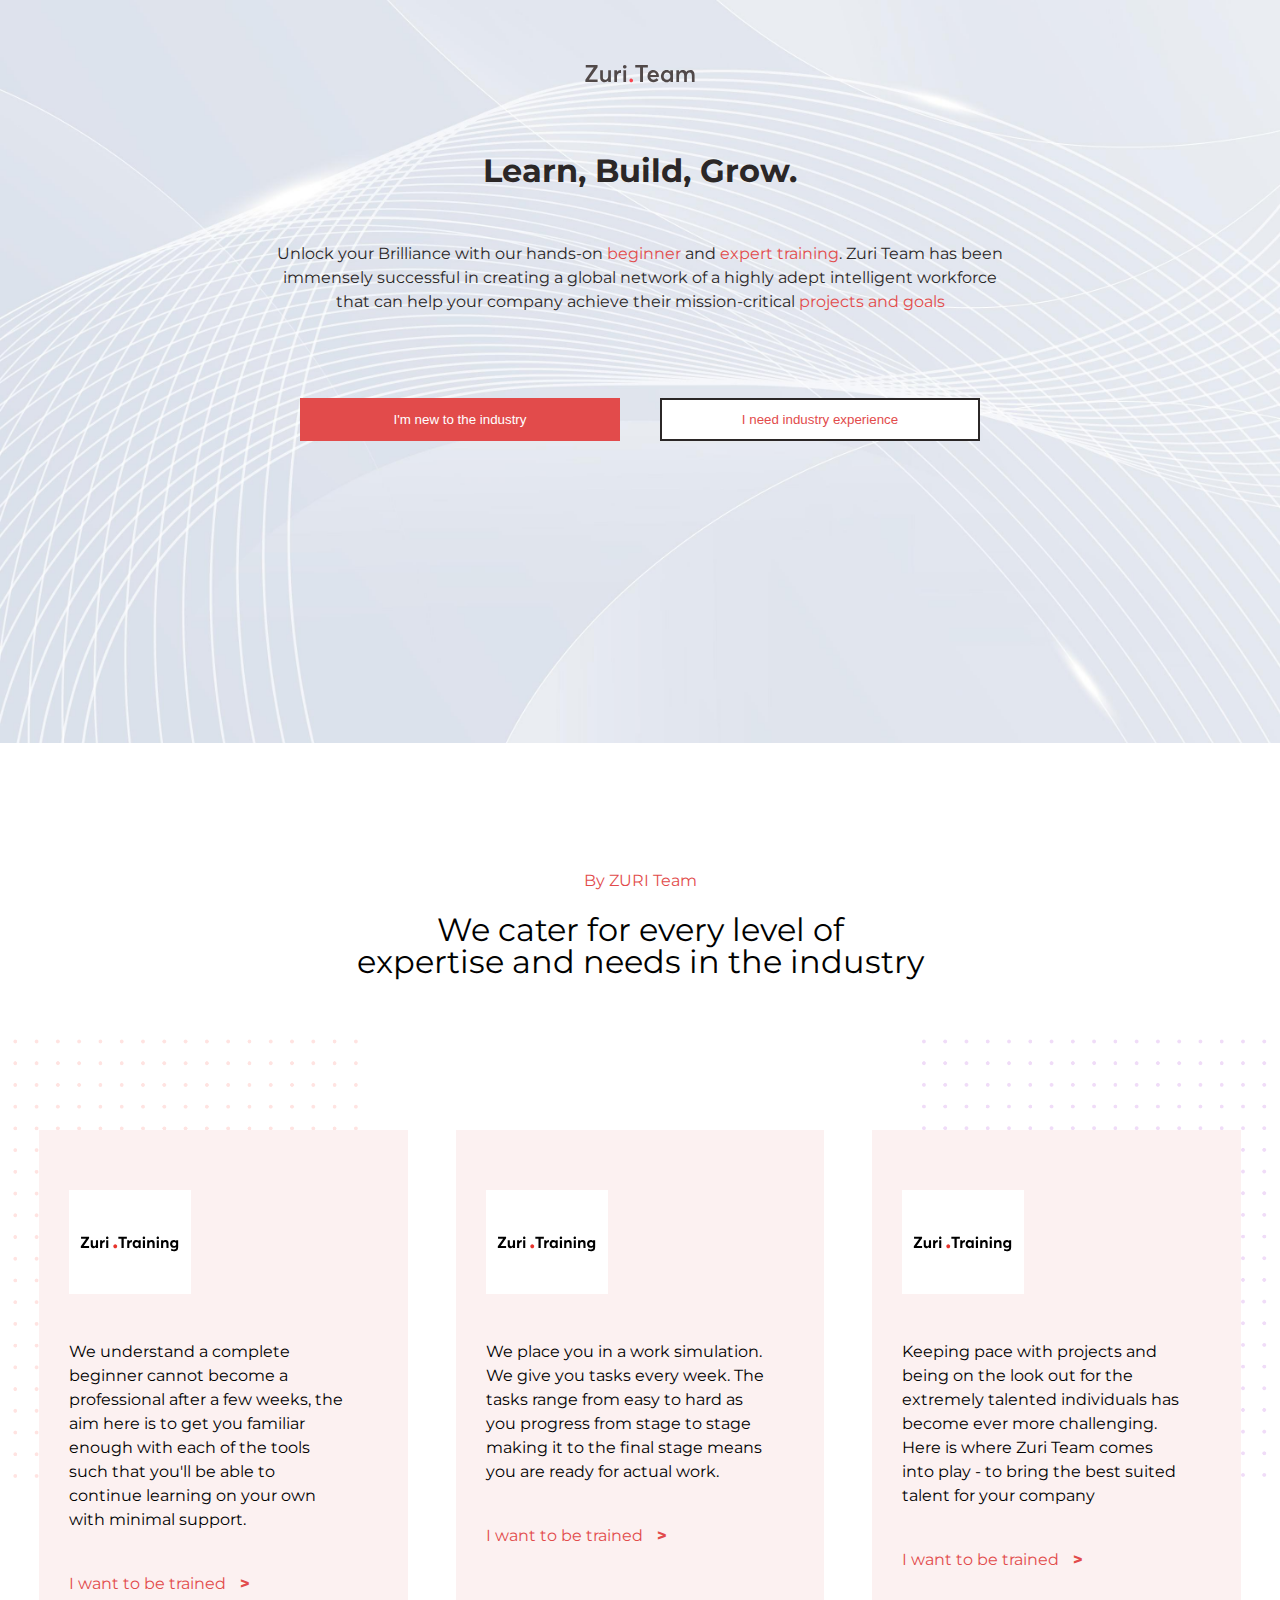
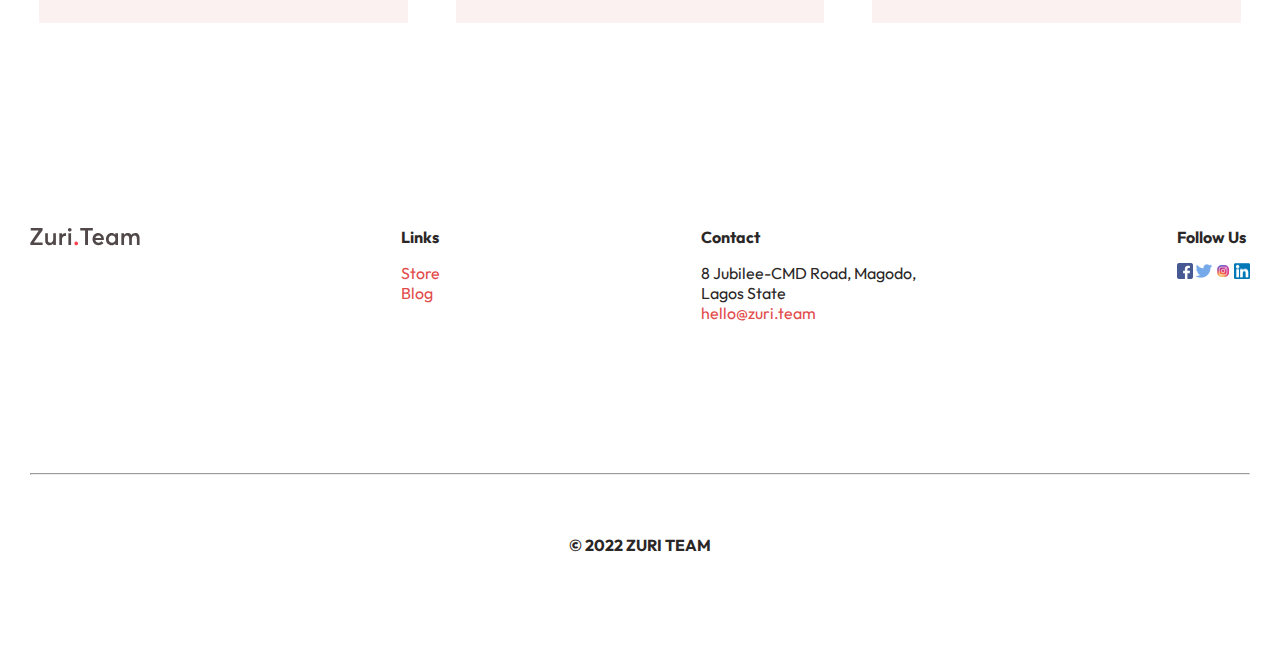
<file: index.html>
<!DOCTYPE html>
<html lang="en">
<head>
    <meta charset="UTF-8">
    <meta http-equiv="X-UA-Compatible" content="IE=edge">
    <meta name="viewport" content="width=device-width, initial-scale=1.0">
    <title>ZURI Landing Page</title>
    <link rel="stylesheet" href="style.css">
    <link href="https://fonts.googleapis.com/css2?family=Fraunces:opsz,wght@9..144,700&family=League+Spartan:wght@400;500;700&family=Montserrat:wght@500;700&family=Outfit:wght@300;400;600&display=swap" rel="stylesheet">
</head>
<body>
        <section class="Home1">
            <header>
                <img src="./Images/zuri-logo-full.svg" alt="zuriLogo" class="imgLogo">
            </header>
            <div class="describe">
                <h1>Learn, Build, Grow.</h1>
                <p>Unlock your Brilliance with our hands-on <a href="./Begin.html" target="_blank">beginner</a> and <a href="./expert.html" target="_blank">expert training</a>. Zuri Team has been <br/> immensely successful in creating a global network of a highly adept intelligent workforce <br/> that can help your company achieve their mission-critical <a href="#">projects and goals</a></p>
                <div class="choicebtn">
                    <button class="fillBtn"  id="fillBtn"> <a href="./Begin.html" target="_blank" class="linkbtn">I'm new to the industry</a> </button>
                    <button class="outlineBtn" id="outlineBtn"> <a href="./rexpert.html" target="_blank" class="linkbtnexpert">I need industry experience</a> </button>
                </div>
            </div>
            
        </section>
      
        
        <section class="About">
            <div class="welcome">
                <p>By ZURI Team</p>
                <h1>We cater for every level of <br/> expertise and needs in the industry</h1>
            </div>
            <div class="infoBoxes">
                <div class="box1">
                    <img src="./Images/zuri-training-img.svg" alt="ZURI Logo" class="boxLogo">
                    <p class="infoText">We understand a complete beginner cannot become a professional after a few weeks, the aim here is to get you familiar enough with each of the tools such that you'll be able to continue learning on your own with minimal support.</p>
                    <p><a href="#">I want to be trained <span class="arrow">&gt;</span></a></p>
                </div>

                <div class="box1">
                    <img src="./Images/zuri-training-img.svg" alt="ZURI Logo" class="boxLogo">
                    <p class="infoText">We place you in a work simulation. We give you tasks every week. The tasks range from easy to hard as you progress from stage to stage making it to the final stage means you are ready for actual work.</p>
                    <p><a href="#">I want to be trained <span class="arrow">&gt;</span></a></p>
                </div>

                <div class="box1">
                    <img src="./Images/zuri-training-img.svg" alt="ZURI Logo" class="boxLogo">
                    <p class="infoText">Keeping pace with projects and being on the look out for the extremely talented individuals has become ever more challenging. Here is where Zuri Team comes into play - to bring the best suited talent for your company</p>
                    <p><a href="#">I want to be trained <span class="arrow">&gt;</span></a></p>
                </div>
                
            </div>
        </section>

       

        <section class="footer">
            <div class="contactUs">
                <div class="logo">
                    <img src="./Images/zuri-logo-full.svg" alt="" class="zuric">
                </div>
                <div class="links">
                    <h4>Links</h4>
                    <p> <a href="#">Store</a> </p>
                    <p> <a href="#">Blog</a> </p>
                </div>
                <div class="contactInfo">
                    <h4>Contact</h4>
                    <p class="address">8 Jubilee-CMD Road, Magodo, <br> Lagos State</p>
                    <p><a href="mailto:hello@zuri.team">hello@zuri.team</a></p>
                </div>
                <div class="follow">
                    <h4>Follow Us</h4>
                    <a href="www.facebook.com"><img src="./Images/fb.png" alt="facebook icon clickable to site redirect to zuri page" width="16px" height="16px"></a>
                    <a href="www.facebook.com"><img src="./Images/twitter.png" alt="twitter icon clickable to site redirect to zuri page" width="16px" height="16px"></a>
                    <a href="www.facebook.com"><img src="./Images/IG.png" alt="instagram icon clickable to site redirect to zuri page" width="16px" height="16px"></a>
                    <a href="www.facebook.com"><img src="./Images/in.png" alt="limkdin icon clickable to site redirect to zuri page" width="16px" height="16px"></a>
                </div>
            </div>
            <span>
                <hr>
            </span>
            <div class="copy">
                <p> &copy; 2022 ZURI TEAM</p>
            </div>
        </section>

        <script src="main.js"></script>
 
    </body>
</html>
</file>
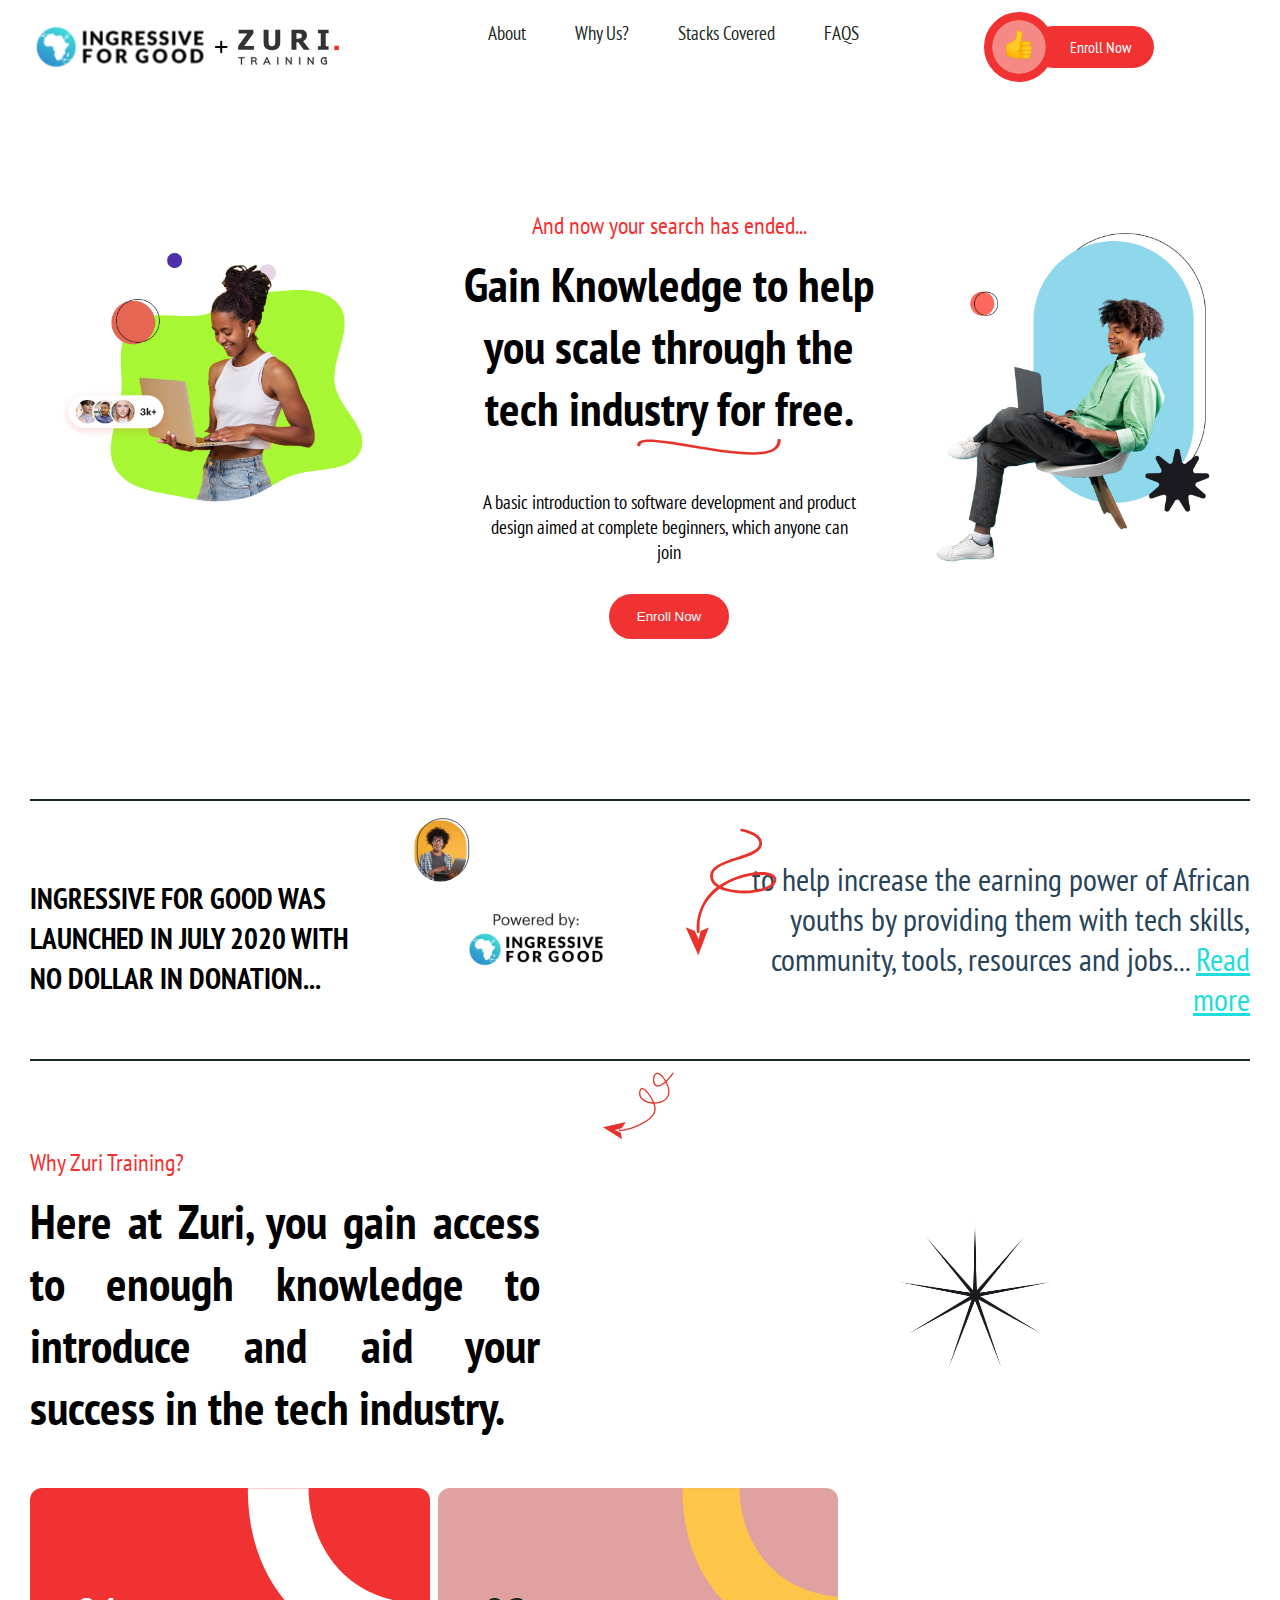
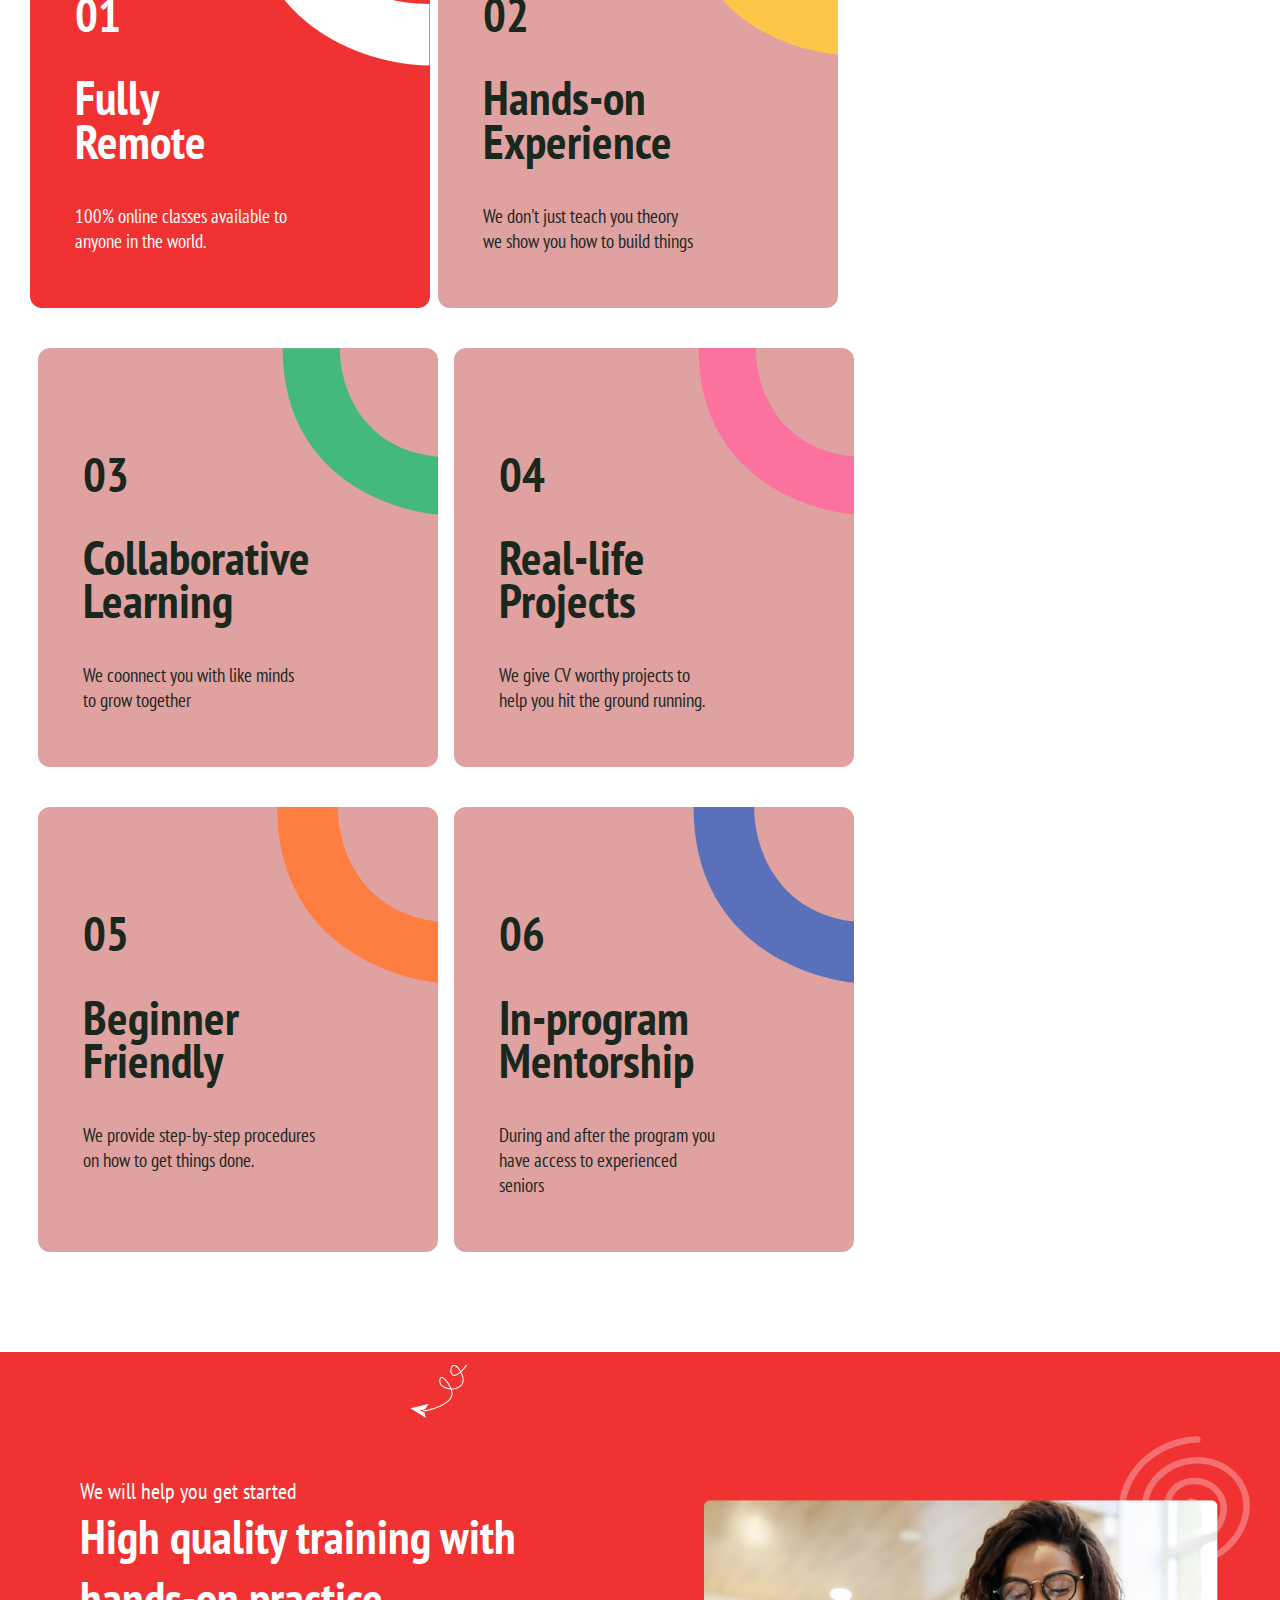
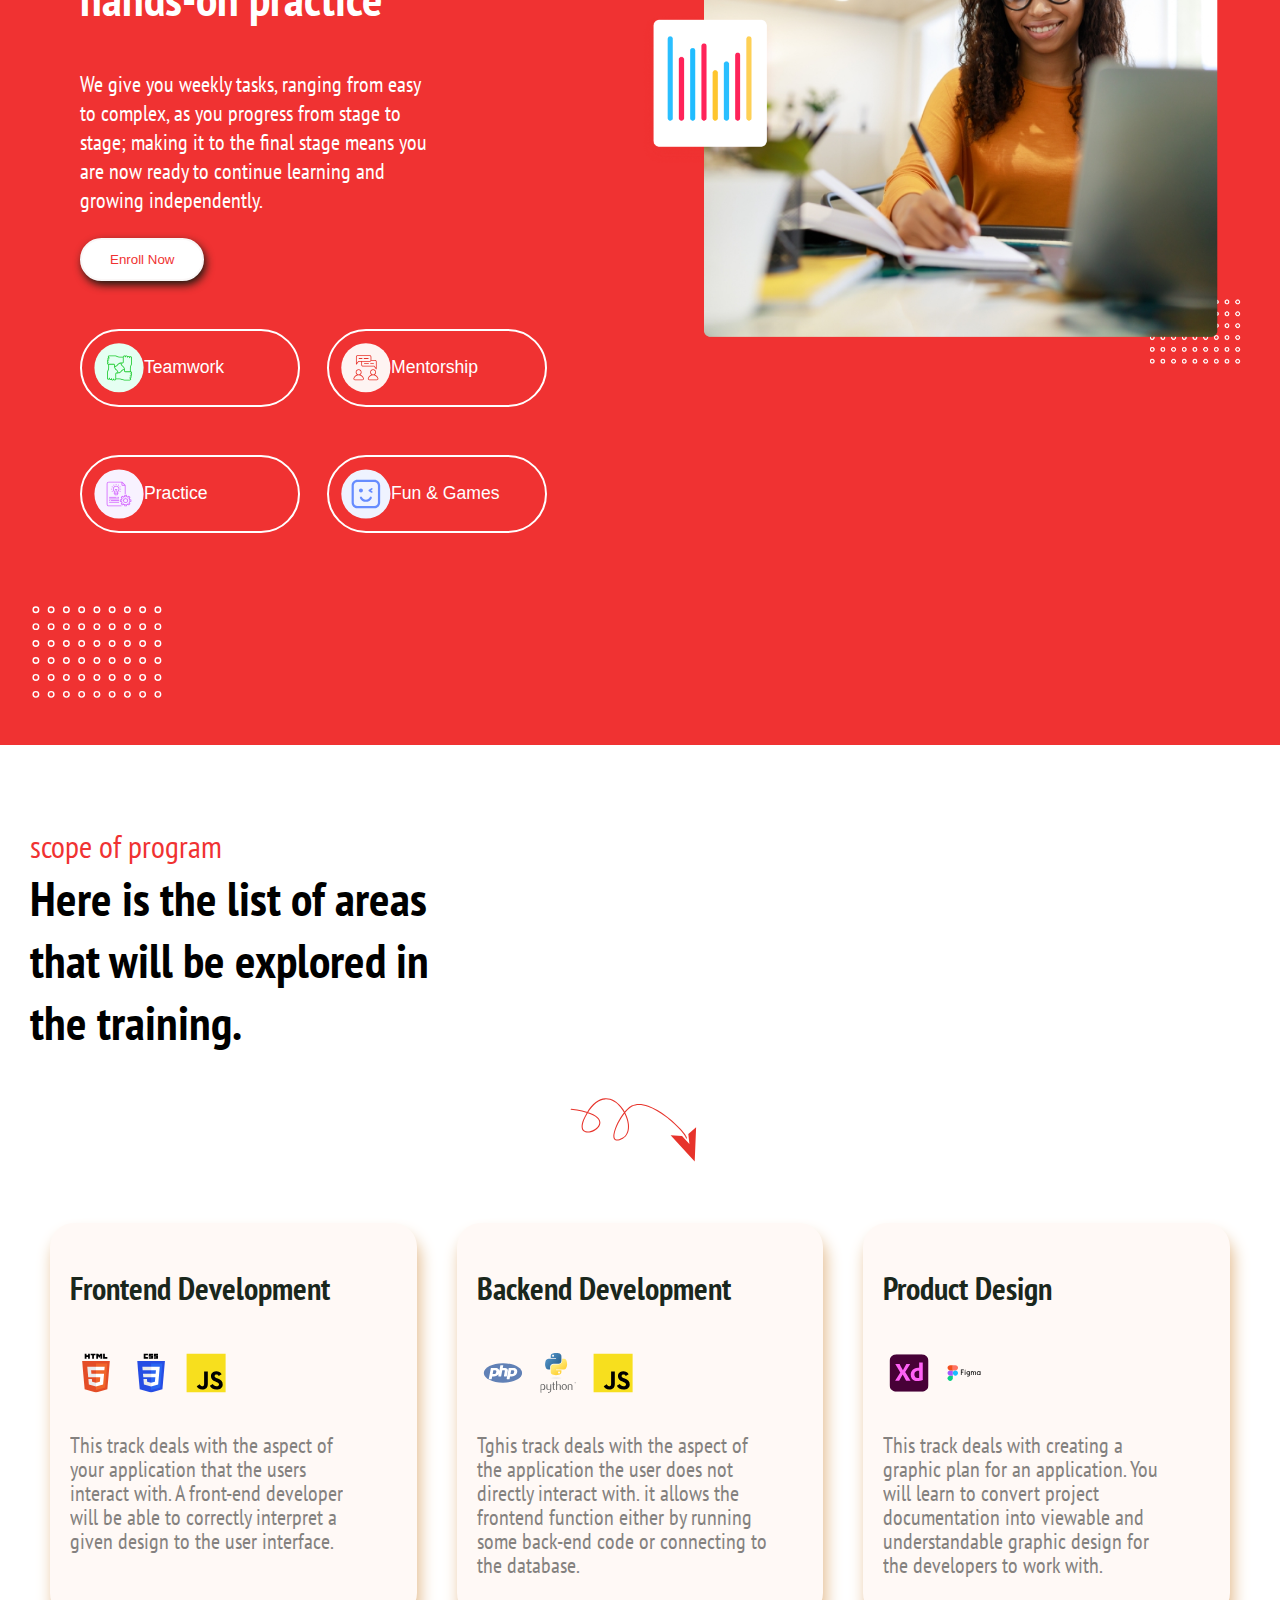
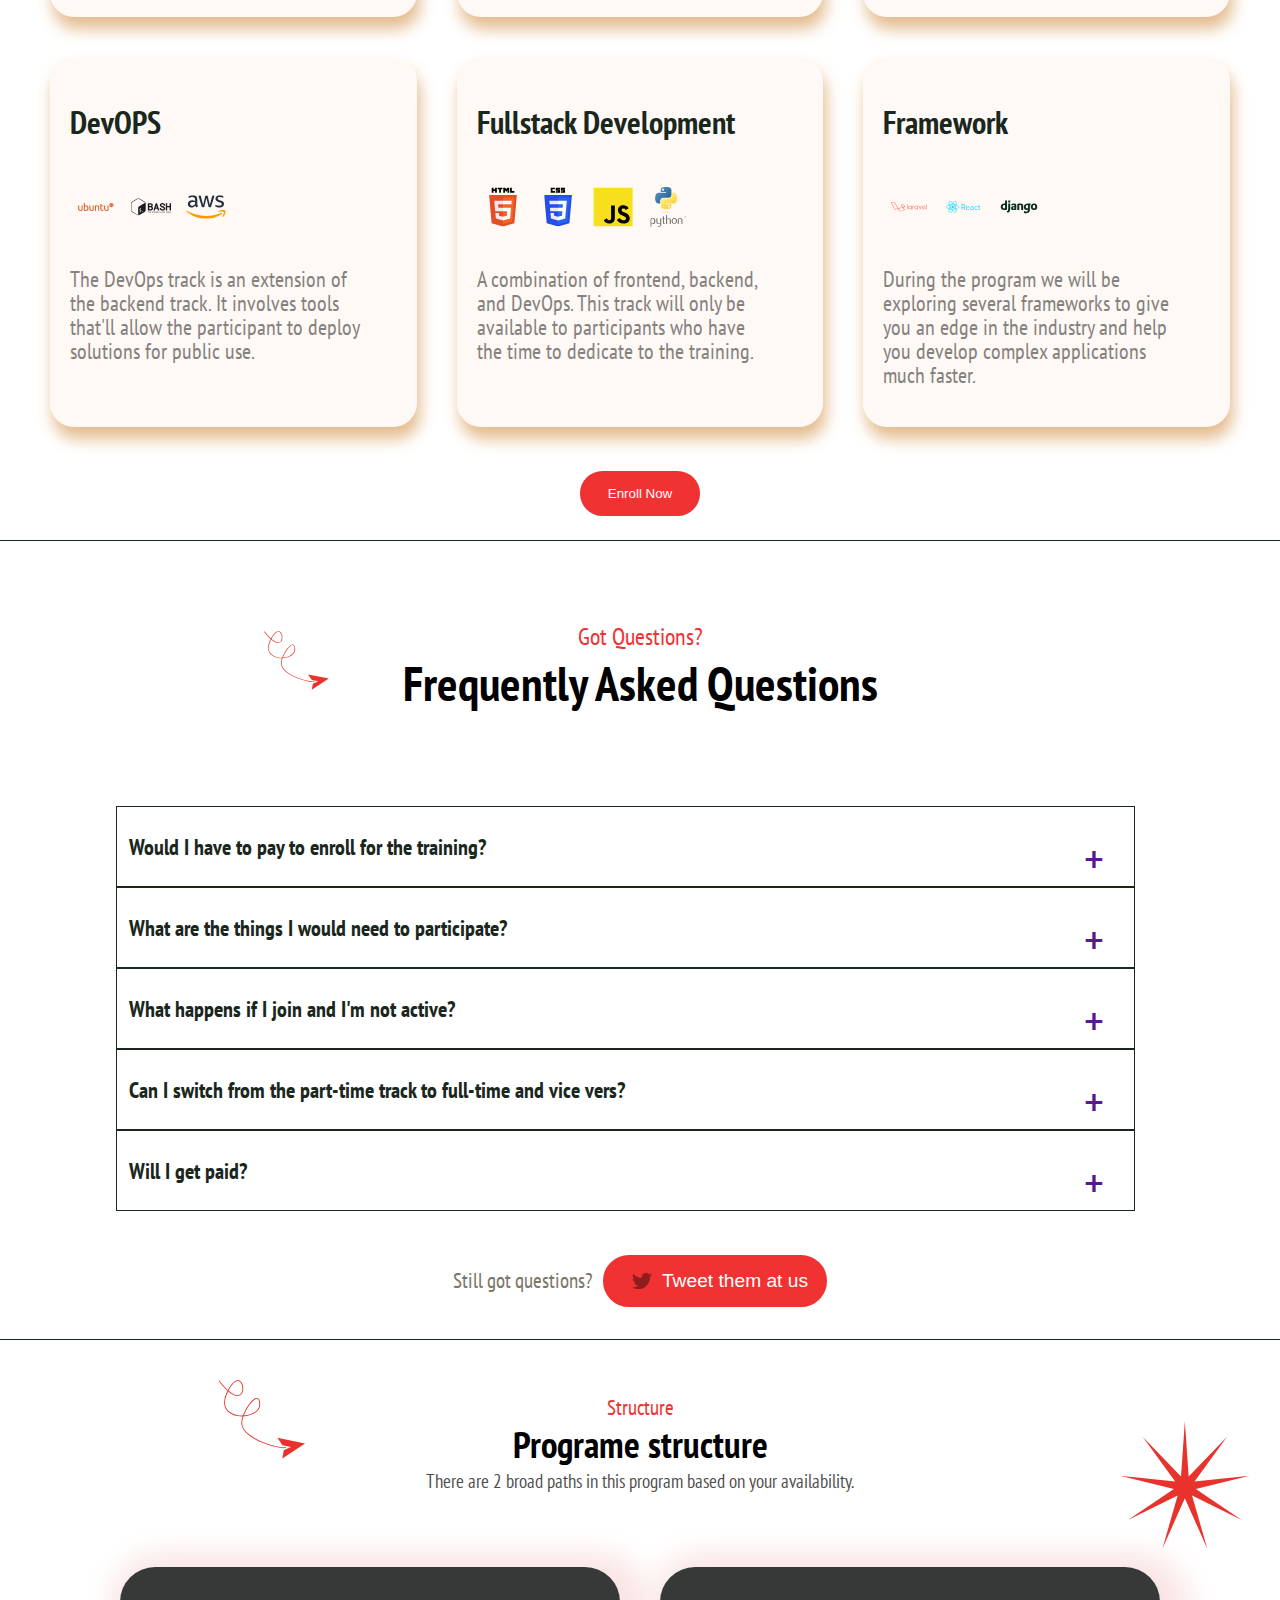
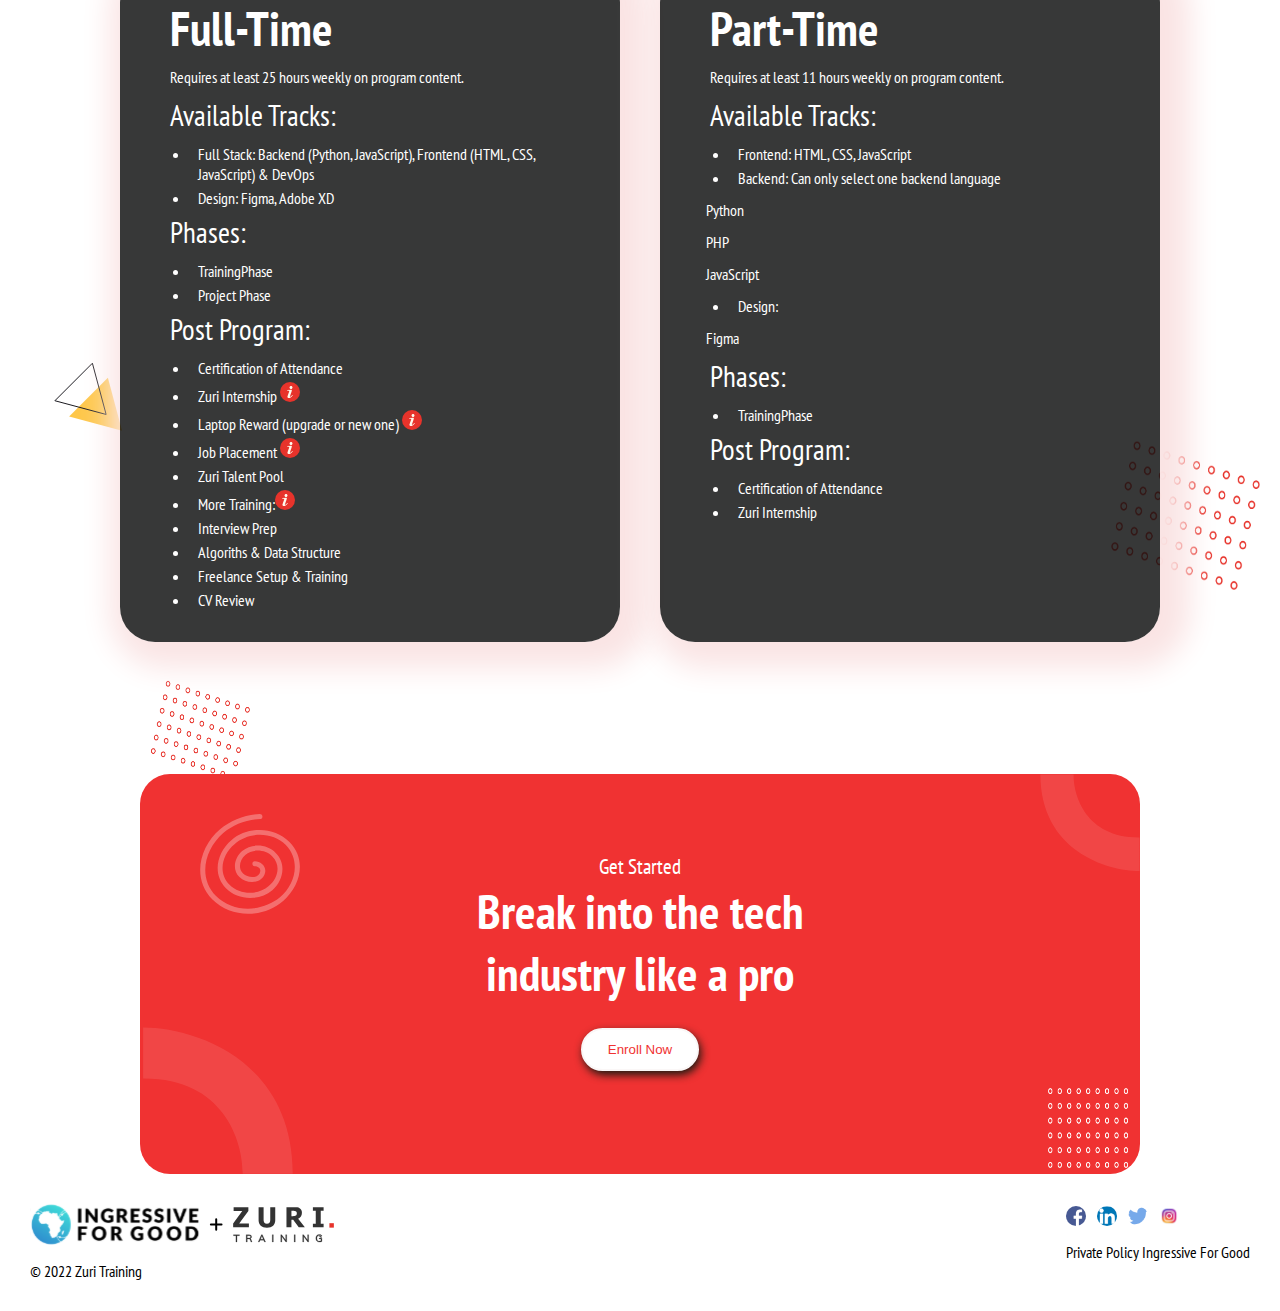
<file: Begin.html>
<!DOCTYPE html>
<html lang="en">
    <head>
      <meta charset="UTF-8">
      <meta http-equiv="X-UA-Compatible" content="IE=edge">
      <meta name="viewport" content="width=device-width, initial-scale=1.0">
      <title>Beginner Zuri</title>
      <link rel="stylesheet" href="beginstyle.css">
      <link href="https://fonts.googleapis.com/css2?family=Fraunces:opsz,wght@9..144,700&family=League+Spartan:wght@400;500;700&family=Montserrat:wght@500;700&family=Outfit:wght@300;400;600&family=PT+Sans+Narrow:wght@400;700&family=Poppins:wght@300;400;500;600&display=swap" rel="stylesheet">
    </head>
    <body>
        <header>
            <nav>
                <img src="./Beginner Img/logot.svg" alt="" class="ingress">
                <ul>
                  <li><a href="#card1" class="nava">About</a></li>
                  <li><a href="#whycard" class="nava">Why Us?</a></li>
                  <li><a href="#scope" class="nava">Stacks Covered</a></li>
                  <li><a href="#faqs" class="nava">FAQS</a></li>
                  <!-- <button class="enroll">Enroll</button> -->
                </ul>
                <div class="inlogo">
                  <img src="./Beginner Img/thumbs.png" alt="a thumbs up clickable for yo enrollment" class="hand">
                  <div class="enroll">Enroll Now</div>
                  <!-- <button class="enroll">Enroll Now</button> -->
                </div>  
            </nav>
        </header>
      
        <!-- header ends here -->
  
        <section class="home">
            <div class="section2">
                <img src="./Beginner Img/lady1left.jpg" alt="be excited with coding" class="ladyleft" width="30%" height="50%">
                <div class="details">
                    <p class="redd">And now your search has ended...</p>
                    <h1 class="maintext">Gain Knowledge to help you scale through the  tech industry for free.</h1>
                    <img src="./Beginner Img/line.svg" alt="" width="30%" class="line1">
                    <p class="intro">A basic introduction to software development and product design aimed at complete beginners, which anyone can join</p>
                    <div class="btnhome">
                        <button class="enroll2">Enroll Now</button>
                    </div>
                </div>
                <img src="./Beginner Img/male1.jpg" alt="smart guy with laptop coding" class="maleright" width="25%" height="50%">
            </div>
            <img src="./Beginner Img/maleface.svg" alt="" class="maleface">
            <div class="extra">
              <img src="./Beginner Img/section1wire.svg" alt="" class="linespiral">
            </div>
        </section>
  
        <!-- section home ends here -->
  
        <section class="card1" id="card1">
            <h1 class="launch">
              ingressive for good was launched in july 2020 with no dollar in donation...
            </h1>
            <img src="./Beginner Img/ingresive.jpg" alt="">
            <p class="helpcard">
              to help increase the earning power of African youths by providing them with tech skills, community, tools, resources and jobs... <a href="" class="linkmore">Read more</a>
            </p>
        </section>
  
        <img src="./Beginner Img/section3wire.svg" alt="" class="linespiral2">
        <div class="whycard" id="whycard">
            <div class="whytext">
              <p>Why Zuri Training?</p>
              <h1>Here at Zuri, you gain access to enough knowledge to introduce and aid your success in the tech industry.</h1>
            </div>
            <img src="./Beginner Img/Star.jpg" alt="black star" class="starblack">
        </div>
  
        <div class="stepcard">
            <div class="cardstep0">
                <img src="./Beginner Img/curve1.png" alt="" class="curve1">
                <div class="text">
                  <h1>01</h1>
                  <h1>Fully <br> Remote</h1>
                  <p>100% online classes available to <br> anyone in the world.</p>
                </div>
            </div>
            <div class="cardstep1">
                <img src="./Beginner Img/curve2.svg" alt="" class="curve2">
                <div class="text">
                  <h1>02</h1>
                  <h1>Hands-on <br>Experience</h1>
                  <p>We don't just teach you theory <br>we show you how to build things</p>
                </div>
            </div>
            <div class="cardstep1">
                <img src="./Beginner Img/curve3.svg" alt="" class="curve2">
                <div class="text">
                  <h1>03</h1>
                  <h1>Collaborative <br>Learning</h1>
                  <p>We coonnect you with like minds<br> to grow together</p>
                </div>
            </div>
            <div class="cardstep1">
                <img src="./Beginner Img/curve4.svg" alt="" class="curve2">
                <div class="text">
                  <h1>04</h1>
                  <h1>Real-life <br>Projects</h1>
                  <p>We give CV worthy projects to <br>help you hit the ground running.</p>
                </div>
            </div>
            <div class="cardstep1">
                <img src="./Beginner Img/curve5.svg" alt="" class="curve2">
                <div class="text">
                  <h1>05</h1>
                  <h1>Beginner <br>Friendly</h1>
                  <p>We provide step-by-step procedures <br> on how to get things done.</p>
                </div>
            </div>
            <div class="cardstep1">
                <img src="./Beginner Img/curve6.svg" alt="" class="curve2">
                <div class="text">
                  <h1>06</h1>
                  <h1>In-program <br> Mentorship</h1>
                  <p>During and after the program you<br> have access to experienced <br>seniors</p>
                </div>
            </div>
        </div>
  
        <section class="training">
            <img src="./Beginner Img/section5wire.svg" alt="" class="wirespiral">
            <div class="txtbtnimg">
                <div class="txtbtns">
                    <div class="txt">
                        <p>We will help you get started</p>
                          <h1>High quality training with hands-on practice</h1>
                        <p class="ptrain">We give you weekly tasks, ranging from easy to complex, as you progress from stage to stage; making it to the final stage means you are now ready to continue learning and growing independently.</p>
                        <button class="fillTrainBtn">Enroll Now</button>
      
                    </div>
                    <div class="btns">
                        <button class="outline">
                           <img src="./Beginner Img/hand.svg" alt="" class="outimg">
                          Teamwork
                        </button>
                        <button class="outline">
                          <img src="./Beginner Img/mentor.svg" alt="" class="outimg">
                          Mentorship
                        </button>
                        <button class="outline">
                          <img src="./Beginner Img/practice.svg" alt="" class="outimg">
                          Practice
                        </button>
                        <button class="outline">
                          <img src="./Beginner Img/games.svg" alt="" class="outimg">
                          Fun & Games
                        </button>
                    </div>
                </div>
                <img src="./Beginner Img/section5-image.png" alt="" class="ladycomp">
            </div>
            <img src="./Beginner Img/dotsection5.svg" alt="" class="grid">
        </section>
  
      <!-- Section training ends here -->
  
      <!-- Section scope starts below -->
  
        <section class="scope" id="scope">
            <div class="scopetext">
               <p>scope of program</p>
               <h1>Here is the list of areas that will be explored in the training.</h1>
            </div>
            <img src="./Beginner Img/section6.svg" alt="" class="spiral4">
  
            <div class="scopecard">
                <div class="scopecard1">
                    <h1 class="scopecardtext1">Frontend Development</h1>
                    <div class="scopelogo">
                      <img src="./Beginner Img/htmlicon.svg" alt="" class="scopeicons">
                      <img src="./Beginner Img/css-3 logo.svg" alt="" class="scopeicons">
                      <img src="./Beginner Img/javascript logo.svg" alt="" class="scopeicons">
                    </div>
                    <p class="scopecardtext2">This track deals with the aspect of your application that the users interact with. A front-end developer will be able to correctly interpret a given design to the user interface.</p>
                </div>
                <div class="scopecard1">
                    <h1 class="scopecardtext1">Backend Development</h1>
                    <div class="scopelogo">
                      <img src="./Beginner Img/php2 logo.svg" alt="" class="scopeicons">
                      <img src="./Beginner Img/python-4 logo.svg" alt="" class="scopeicons">
                      <img src="./Beginner Img/javascript logo.svg" alt="" class="scopeicons">
                    </div>
                    <p class="scopecardtext2">Tghis track deals with the aspect of the application the user does not directly interact with. it allows the frontend function either by running some back-end code or connecting to the database.</p>
                </div>
                <div class="scopecard1">
                    <h1 class="scopecardtext1">Product Design</h1>
                    <div class="scopelogo">
                      <img src="./Beginner Img/adobe-xd logo.svg" alt="" class="scopeicons">
                      <img src="./Beginner Img/Figma logo.svg" alt="" class="scopeicons">
                      <!-- <img src="./Beginner Img/javascript logo.svg" alt="" class="scopeicons"> -->
                    </div>
                    <p class="scopecardtext2">This track deals with creating a graphic plan for an application. You will learn to convert project documentation into viewable and understandable graphic design for the developers to work with.</p>
                </div>
                <div class="scopecard1">
                    <h1 class="scopecardtext1">DevOPS</h1>
                    <div class="scopelogo">
                      <img src="./Beginner Img/Ubuntu logo.svg" alt="" class="scopeicons">
                      <img src="./Beginner Img/Bash logo.svg" alt="" class="scopeicons">
                      <img src="./Beginner Img/aws logo.svg" alt="" class="scopeicons">
                    </div>
                    <p class="scopecardtext2">The DevOps track is an extension of the backend track. It involves tools that'll allow the participant to deploy solutions for public use.</p>
                </div>
                <div class="scopecard1">
                    <h1 class="scopecardtext1">Fullstack Development</h1>
                    <div class="scopelogo">
                      <img src="./Beginner Img/htmlicon.svg" alt="" class="scopeicons">
                      <img src="./Beginner Img/css-3 logo.svg" alt="" class="scopeicons">
                      <img src="./Beginner Img/javascript logo.svg" alt="" class="scopeicons">
                      <img src="./Beginner Img/python-4 logo.svg" alt="" class="scopeicons">
                    </div>
                    <p class="scopecardtext2">A combination of frontend, backend, and DevOps. This track will only be available to participants who have the time to dedicate to the training.</p>
                </div>
                <div class="scopecard1">
                    <h1 class="scopecardtext1">Framework</h1>
                    <div class="scopelogo">
                      <img src="./Beginner Img/Laravel logo.svg" alt="" class="scopeicons">
                      <img src="./Beginner Img/React logo.svg" alt="" class="scopeicons">
                      <img src="./Beginner Img/Django logo.svg" alt="" class="scopeicons">
                    </div>
                    <p class="scopecardtext2">During the program we will be exploring several frameworks to give you an edge in the industry and help you develop complex applications much faster.</p>
                </div>
            </div>
            <button class="scopeenroll2">Enroll Now</button>
        </section>
      
      <!-- End of section scopecard -->
  
      <!-- Section faqs starts below -->
        <section class="faqs" id="faqs">
            <div class="wiretxtfaqs">
                <img src="./Beginner Img/section7wire.svg" alt="" class="wirefaqs">
                <div class="txtfaqs">
                  <p>Got Questions?</p>
                  <h1>Frequently Asked Questions</h1>
                </div>
            </div>
  
            <nav class="faqsbox">
                <ul>
                    <li class="askme">
                      Would I have to pay to enroll for the training? <a href="" class="faqa">+</a>
                      <ul class="subfaqs">
                          <li class="sublist">No, the program is completely free thanks to Ingressive For Good</li>
                      </ul>
                    </li>
                    <li class="askme">
                      What are the things I would need to participate?<a href="" class="faqa">+</a>
                      <ul class="subfaqs">
                          <li class="sublist">You'll need a laptop, internet connection and the willingness to learn through</li>
                      </ul>
                    </li>
                    <li class="askme">What happens if I join and I'm not active?<a href="" class="faqa">+</a>
                      <ul class="subfaqs">
                          <li class="sublist">Participants who join the program and stop engaging will be given the chance to catch up. You'll also be assigned a 'study-mate' and mentor to help you. However, ther is the possibility of not being promoted to the next stage if you remain inactive for too long</li>
                      </ul>
                    </li>
                    <li class="askme">Can I switch from the part-time track to full-time and vice vers?<a href="" class="faqa">+</a>
                      <ul class="subfaqs">
                          <li class="sublist">Unfortunately, no. You cannot switch from part-time to full-time and vice-versa</li>
                      </ul>
                    </li>
                    <li class="askme">Will I get paid?<a href="" class="faqa">+</a>
                      <ul class="subfaqs">
                          <li class="sublist">We reward some participants who complete tasks early, however, this is not a weekly reward. All the work that will be done during the program are hypothetical. </li>
                      </ul>
                    </li>
                </ul>
            </nav>
            <div class="socialquest">
                <p>Still got questions?</p>
                <button class="socialquestbtn">
                  <img src="./Images/twitter-brands.svg" alt="" width="40px" height="20px" class="imgsocialbtn">
                  Tweet them at us
                </button>
            </div>
        </section>
  
      <!-- ?ANOTHE FAQS IDEA FOR INTERACTIVITY -->
  
      <!-- end of section FAQS -->
  
        <section class="program">
            <img src="./Beginner Img/section7wire.svg" alt="" class="wirree">
            <img src="./Beginner Img/Star1.svg" alt="" class="redstar7">
          
            <div class="text7">
                <p class="struct">Structure</p>
                <h1 class="structheader">Programe structure</h1>
                <p class="broad">There are 2 broad paths in this program based on your availability.</p>
            </div>
             
            <div class="twinbox">
                <div class="blackbox">
                    <h1>full-time</h1>
                    <p>Requires at least 25 hours weekly on program content.</p>
                    <h3>available tracks:</h3>
                    <ul>
                        <li>Full Stack: Backend (Python, JavaScript), Frontend (HTML, CSS, JavaScript) & DevOps</li>
                        <li>Design: Figma, Adobe XD</li>
                    </ul>
                    <h3>Phases:</h3>
                    <ul>
                        <li>TrainingPhase</li>
                        <li>Project Phase</li>
                    </ul>
                    <h3>Post Program:</h3>
                    <ul>
                        <li>Certification of Attendance</li>
                        <li>Zuri Internship <img src="./Beginner Img/clarity.svg" alt="" ></li>
                        <li>Laptop Reward (upgrade or new one) <img src="./Beginner Img/clarity.svg" alt="" ></li>
                        <li>Job Placement <img src="./Beginner Img/clarity.svg" alt="" ></li>
                        <li>Zuri Talent Pool</li>
                        <li>More Training:<img src="./Beginner Img/clarity.svg" alt="" ></li>
                        <li>Interview Prep</li>
                        <li>Algoriths & Data Structure</li>
                        <li>Freelance Setup & Training</li>
                        <li>CV Review</li>
                    </ul>
                </div>
      
                <div class="blackbox">
                    <h1>part-time</h1>
                    <p>Requires at least 11 hours weekly on program content.</p>
                    <h3>available tracks:</h3>
                    <ul>
                        <li>Frontend: HTML, CSS, JavaScript</li>
                        <li>Backend: Can only select one backend language
                            
                            <li class="rmv">Python</li>
                            <li class="rmv">PHP</li>
                            <li class="rmv">JavaScript</li>
        
                        </li>
                        <li>Design:
                             <li class="rmv">Figma</li>
                        </li>
                    </ul>
                    <h3>Phases:</h3>
                    <ul>
                        <li>TrainingPhase</li>
                    </ul>
                    <h3>Post Program:</h3>
                    <ul>
                        <li>Certification of Attendance</li>
                        <li>Zuri Internship</li>
                    </ul>
                </div>
            </div>
            <img src="./Beginner Img/move.svg" alt="" class="move">
            <img src="./Beginner Img/circle.png" alt="" class="circlepro">
        </section>
  
        <section class="lastcard">
          <img src="./Beginner Img/circle.png" alt="" class="circle7">
  
            <div class="redcard7">
              <img src="./Beginner Img/round.svg" alt="" class="round">
              <img src="./Beginner Img/bend1.svg" alt="" class="bend7">
              <img src="./Beginner Img/curve2 (1).svg" alt="" class="curve7">
              <img src="./Beginner Img/mains.png" alt="" class="mains7">
              
                <div class="cardtxt">
                  <p>Get Started</p>
                  <h1>Break into the tech industry like a pro</h1>
                  <button class="redenroll">Enroll Now</button>
                </div>
  
            </div>
        </section>
  
        <footer>
            <div class="lstfoot">
                <div class="zuricoop">
                  <img src="./Beginner Img/logo.svg" alt="" class="logozuri">
                  <p> &copy; 2022 Zuri Training</p>
                </div>
                <div class="socialmed">
                    <div class="socialicons">
                      <img src="./Images/fb.png" alt="" class="fbb">
                      <img src="./Images/in.png" alt="" class="lin">
                      <img src="./Images/twitter.png" alt="" class="twit">
                      <img src="./Images/IG.png" alt="" class="ig">
                    </div>
                    <p>Private Policy Ingressive For Good</p>
                </div>
            </div>
        </footer>
        <script src=""></script>
    </body>
</html>
</file>
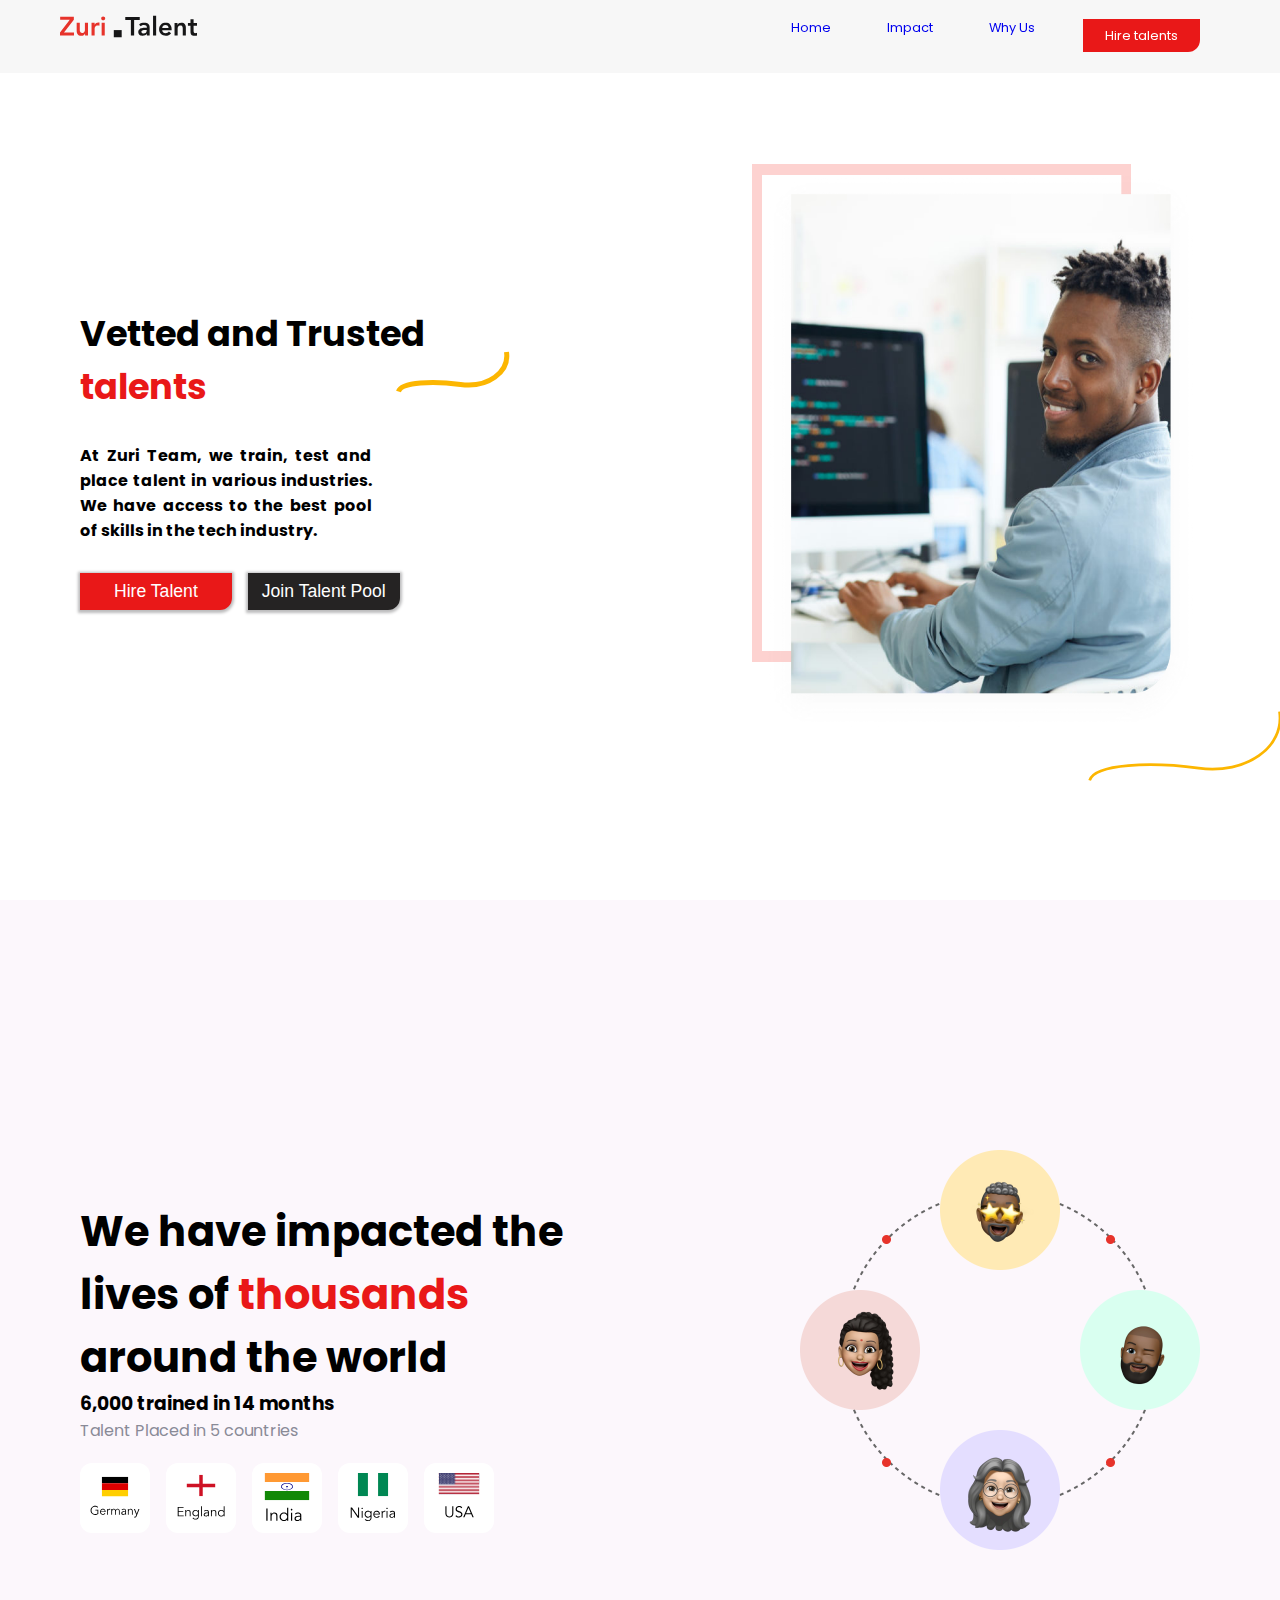
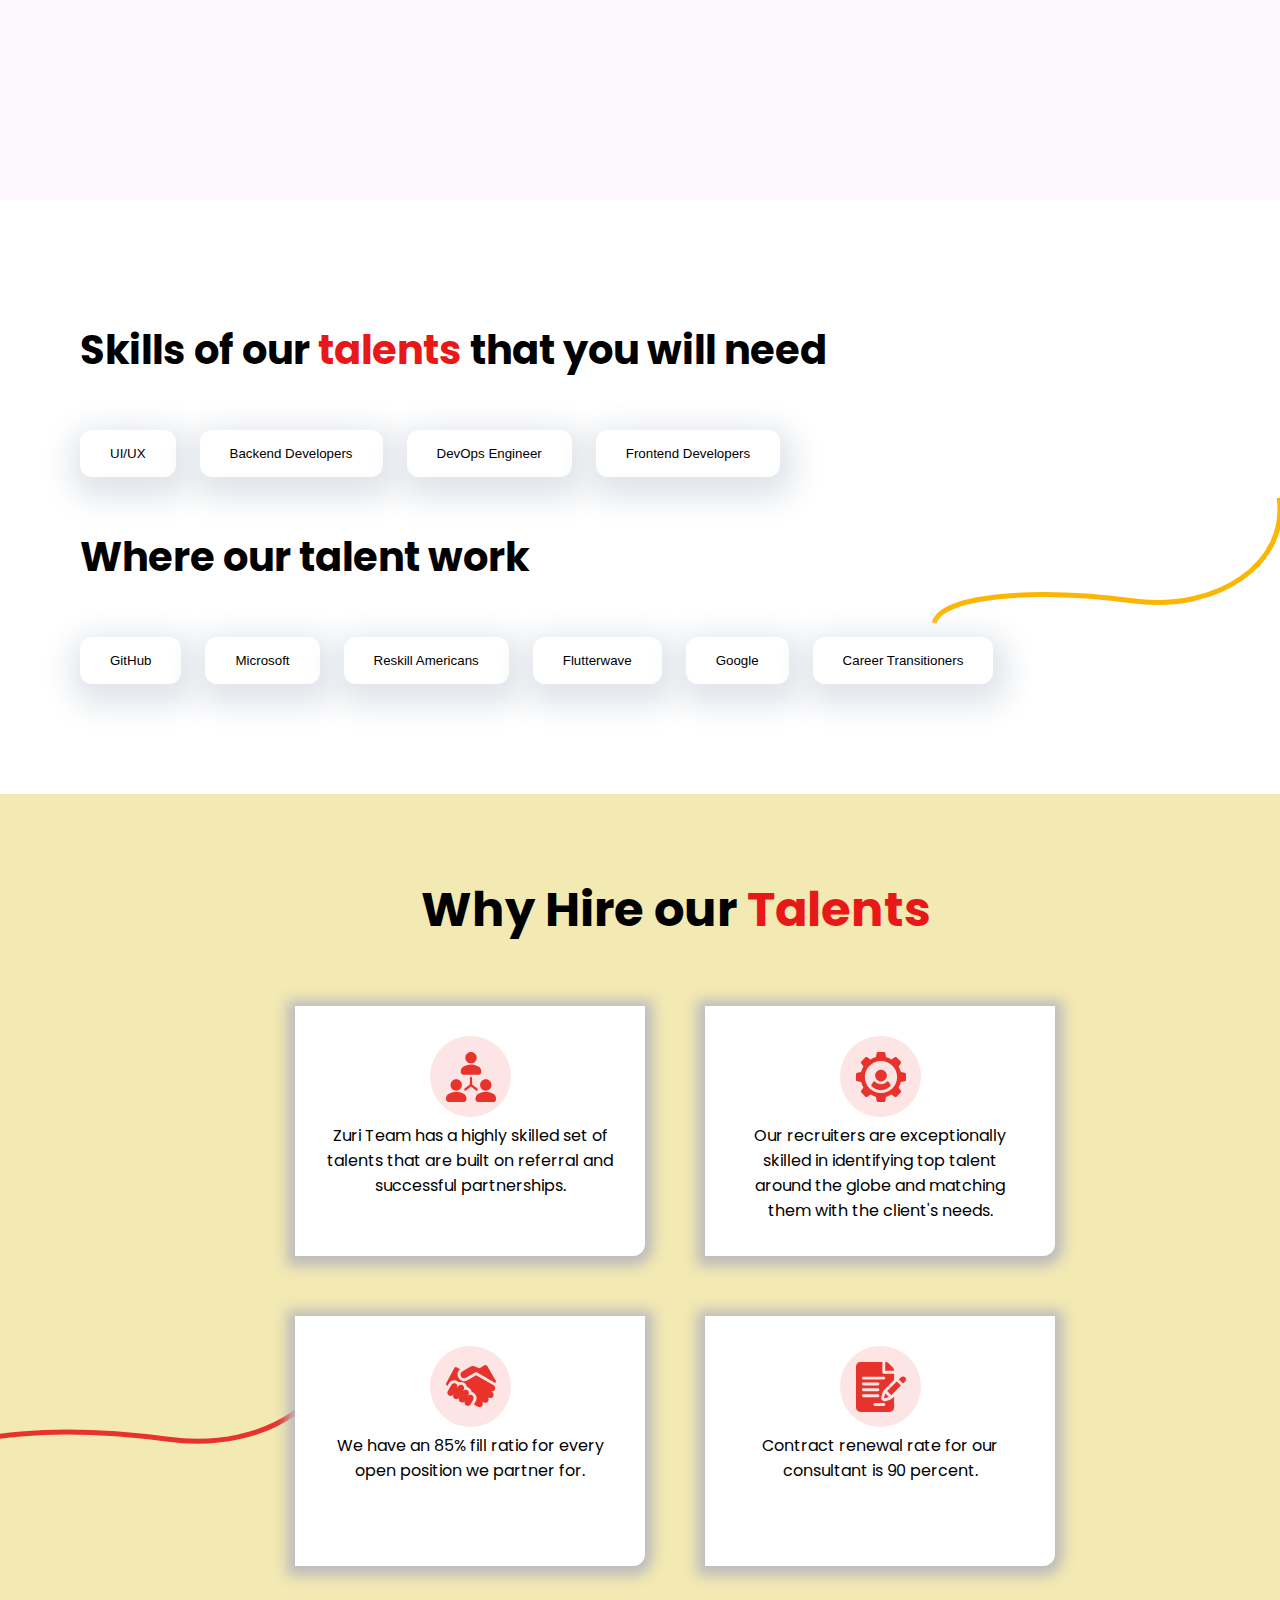
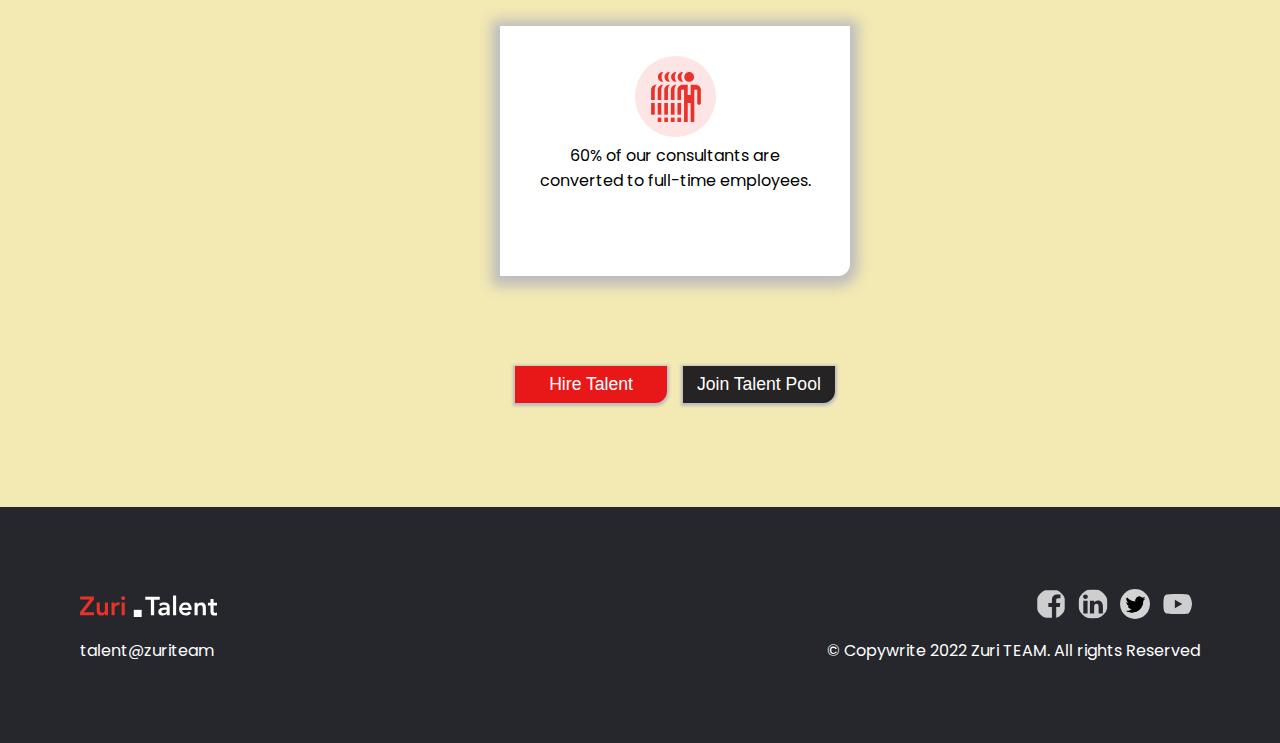
<file: rexpert - Copy.html>
<!DOCTYPE html>
<html lang="en">
<head>
    <meta charset="UTF-8">
    <meta http-equiv="X-UA-Compatible" content="IE=edge">
    <meta name="viewport" content="width=device-width, initial-scale=1.0">
    <title>Industry experience</title>
    <link rel="stylesheet" href="./rexpert.css">
    <link href="https://fonts.googleapis.com/css2?family=Fraunces:opsz,wght@9..144,700&family=League+Spartan:wght@400;500;700&family=Montserrat:wght@500;700&family=Outfit:wght@300;400;600&family=PT+Sans+Narrow:wght@400;700&family=Poppins:wght@300;400;500;600&display=swap" rel="stylesheet">
</head>
<body>
    <header>
        <nav>
            <img src="./RealExpertImg/logo2.svg" alt="" class="navlogo">
            <ul>
                <li class="linebtn"><a href="#" >Home</a></li>
                <li class="linebtn"><a href="#">Impact</a></li>
                <li class="linebtn"><a href="#">Why Us</a></li>
                <li class="talentbtn"> <a href="#" >Hire talents</a> </li>
            </ul>
        </nav>
    </header>
    <section class="home">
        <div class="introhome">
            <h1>Vetted and Trusted <span class="red">talents</span> </h1>
            <img src="./RealExpertImg/thick2.svg" alt="" class="talentline">
            <p class="abtzuri">At Zuri Team, we train, test and place talent in various industries. We have access to the best pool of skills in the tech industry.</p>
            <button class="hiretalentbtn">Hire Talent</button>
            <button class="jointalentbtn">Join Talent Pool</button>
            
        </div>
        <img src="./RealExpertImg/section1.png" alt="" class="smileimg">
        <img src="./RealExpertImg/line1.svg" alt="" class="line1img">
    </section>


    <section class="impact">
        <div class="introimpact">
            <h1>We have impacted the lives of <span class="red">thousands</span> around the world </h1>
            <h3 class="impctzurih">6,000 trained in 14 months</h3>
            <p class="impctzurip">Talent Placed in 5 countries</p>
            <img src="./RealExpertImg/GER.svg" alt="" class="germ">
            <img src="./RealExpertImg/ENG.svg" alt="" class="eng">
            <img src="./RealExpertImg/ind.svg" alt="" class="ind">
            <img src="./RealExpertImg/NIG.svg" alt="" class="ngr">
            <img src="./RealExpertImg/ussa.svg" alt="" class="usa">
            
        </div>
        <img src="./RealExpertImg/section2.png" alt="" class="planetimg">
    </section>

    <!-- Impact section ends here -->

    <section class="skill">
        <h1>Skills of our <span class="red">talents</span> that you will need</h1>
        <button class="skillbtn">UI/UX</button>
        <button class="skillbtn">Backend Developers</button>
        <button class="skillbtn">DevOps Engineer</button>
        <button class="skillbtn">Frontend Developers</button>

        <h1>Where our talent work</h1>
        <button class="skillbtn">GitHub</button>
        <button class="skillbtn">Microsoft</button>
        <button class="skillbtn">Reskill Americans</button>
        <button class="skillbtn">Flutterwave</button>
        <button class="skillbtn">Google</button>
        <button class="skillbtn">Career Transitioners</button>

        <img src="./RealExpertImg/line1.svg" alt="" class="lineskill">
    </section>

    <!-- END OF SECTION SKILLL -->


    <section class="hireus">
        <h1>Why Hire our <span class="red">Talents</span></h1>
        <div class="hirebox">
            <div class="hirecard">
                <img src="./RealExpertImg/people.svg" alt="" class="people">
                <p class="cardtxt">Zuri Team has a highly skilled set of talents that are built on referral and successful partnerships.</p>
            </div>
            <!-- card 2 -->
            <div class="hirecard">
                <img src="./RealExpertImg/mech.svg" alt="" class="people">
                <p class="cardtxt">Our recruiters are exceptionally skilled in identifying top talent around the globe and matching them with the client's needs.</p>
            </div>
            <!-- card 3 -->
            <div class="hirecard">
                <img src="./RealExpertImg/hand.svg" alt="" class="people">
                <p class="cardtxt">We have an 85% fill ratio for every open position we partner for.</p>
            </div>
            <!-- card 4 -->
            <div class="hirecard">
                <img src="./RealExpertImg/write.svg" alt="" class="people">
                <p class="cardtxt">Contract renewal rate for our consultant is 90 percent.</p>
            </div>
            <!-- card 5 -->
            <div class="hirecard">
                <img src="./RealExpertImg/many.svg" alt="" class="people">
                <p class="cardtxt">60% of our consultants are converted to full-time employees.</p>
            </div>
        </div>

        <div class="hirebtn">
            <button class="hiretalentbtn">Hire Talent</button>
            <button class="jointalentbtn">Join Talent Pool</button>
        </div>
       

        <img src="./RealExpertImg/rope.svg" alt="" class="ropehire">
    </section>

    <!-- END OF HIRE US SECTION -->
    <footer>
        <div class="lstfoot">
            <div class="socialmed">
                <img src="./RealExpertImg/logofoot.svg" alt="" class="logozuri">
                <div class="socialicons">
                    <img src="./RealExpertImg/facebook.svg" alt="" class="fbb">
                    <img src="./RealExpertImg/linkd.svg" alt="" class="lin">
                    <img src="./RealExpertImg/twit.png" alt="" class="twit">
                    <img src="./RealExpertImg/youtube.svg" alt="" class="ig">
                </div>
            </div>
            <div class="zuricoop">

                <a href="mailto:talent@zuriteam" class="zurimail">talent@zuriteam</a>

                <p> &copy; Copywrite 2022 Zuri TEAM. All rights Reserved</p>
            </div>
        </div>
    </footer>
</body>
</html>
</file>
<file: style.css>
:root{
    --textColorMain: hsl(0, 5%, 16%);
    --textColorLink: hsl(0, 72%, 59%);
    --White: #fff;
    --boxColor: rgb(252, 241, 241);
    --fontMary:  'Montserrat', sans-serif;
    --fontOutfit:  'Outfit', sans-serif;
}

*, *::before, *::after{
    margin: 0;
    padding: 0;
    box-sizing: border-box;
}

body{
    font-family: var(--fontMary);
    box-sizing: border-box;
}

a{
    color: var(--textColorLink);
    text-decoration: none;
}

.Home1{
    background-image: url(./Images/6186696.jpg);
    background-size: cover;
    /* background-repeat: no-repeat; */
    background-position: center;
    color: var(--textColorMain);
    display: flex;
    flex-direction: column;
    align-content: center;
    justify-items: center;
    min-width: 100%;
    height: auto;
    box-sizing: border-box;
    overflow: hidden;
}


header{
    width: 100%;
    text-align: center;
    padding: 5%;
}


.describe{
    text-align: center;
    display: flex;
    align-items: center;
    flex-direction: column;
}

.describe h1{
    font-size: 2rem;
}

.describe p{
    text-align: center;
    margin: 32px;
    width: 100%;
    line-height: 1.5rem;
    padding: 20px 20%;
}

.choicebtn{
    width: 100%;
    display: flex;
    justify-content: center;
    align-content: center;
    align-self: center;
    margin: 12px;
    margin-bottom: 22%;
} 

button{
    padding: 12px;
    width: 25%;
    margin: 20px;
    overflow: hidden;
}

.fillBtn{
    color: var(--White);
    background-color: var(--textColorLink);
    border: 2px solid var(--textColorLink);
    transition: all 0.3s ease-in-out;
    cursor: pointer;
}

.linkbtn{
    color: var(--White);
    /* width: 100%;
    height: 100%;
    padding: 12px 20px; */
}

.outlineBtn{
    color: var(--textColorLink);
    background-color: var(--White);
    border: 2px solid var(--textColorMain);
    cursor: pointer;
    transition: all 0.3s ease-in-out;
}

.outlineBtn:hover{
    color: var(--White);
    background-color: var(--textColorLink);
    border: 2px solid var(--textColorMain);
}

.outlineBtn:hover .linkbtnexpert{
    color: var(--White);
}

.fillBtn:hover{
    color: var(--textColorLink);
    background-color: var(--White);
    border: 2px solid var(--textColorLink);
}

.fillBtn:hover .linkbtn{
    color: var(--textColorLink);
}

@media (max-width: 760px){

    .Home1{
        height: auto;
    }

    header{
        margin: auto;
    }

    .describe p{
        padding: 0;
        margin: auto;
    }
    .choicebtn{
        display: flex;
        flex-direction: column;
        align-items: center;
        justify-items: center;
    }

    button{
        display: block;
        width: 50%;
        /* padding: 0 30px; */
    }
    

}

/* End of Home1 section */


/* Section About Below */

.About{
    background-image: url(./Images/left_bvmv7q.png), url(./Images/right_yz6hn3.png);
    background-position: left, right;
    background-repeat: no-repeat;
    background-size: 28%;
}

.welcome{
    width: 100%;
    text-align: center;
    margin: 8rem 0;
}
.welcome p{
    color: var(--textColorLink);
}

.welcome h1{
    line-height: 2rem;
    margin: 24px;
    font-weight: 400;
}

.infoBoxes{
    display: flex;
    align-content: center;
    justify-content: space-between;
    margin: 15px;
}

.box1, .box2, .box3{
    flex: 1;
    /* width: 30%;
    min-height: 80px; */
    background-color: var(--boxColor);
    padding: 30px;
    margin: 24px;
    overflow: hidden;
    transition: all 0.3s ease-in-out;
}

.box1:hover, .box2:hover, .box3:hover{
    background-color: rgb(199, 138, 161);
    color: var(--White);
    box-shadow: 8px 18px 24px rgb(231, 205, 167);
    /* transform: perspective(45deg); */
}

.boxLogo{
    margin: 30px 0;
}

.infoText{
    margin-bottom: 30px;
    padding: 12px 30px 12px 0;
    line-height: 1.5rem;
}

.arrow{
    font-weight: 800;
    margin-left: 10px;
}

@media screen and (max-width: 1110px) {

    .infoBoxes{
        display: flex;
        flex-direction: column;
    }
    
}

/* End of About section */


/* Starting the contact section below */

.footer{
    display: flex;
    flex-direction: column;
    margin: 30px;
    justify-content: center;
    font-family: var(--fontOutfit);
    color: var(--textColorMain);
}

.contactUs{
    display: flex;
    align-content: center;
    justify-content: space-between;
    margin: 150px 0;
}
.contactUs h4{
    margin-bottom: 16px;
}

span hr{
    font-weight: 300;
    color: var(--textColorMain);
}

.copy{
    text-align: center;
    margin: 60px 0;
    font-weight: 700;
}

@media screen and (max-width: 760px) {
    .contactUs{
        display: flex;
        flex-direction: column;
        align-items: center;
        text-align: center;
    }

    .contactUs p{
        font-size: 0.9rem;
    }
    
    .contactUs h4{
        font-size: 1.5rem;
        /* margin-bottom: 16px; */
    }

    .logo, .links, .contactInfo, .follow{
        margin: 20px;
    }
}
</file>
<file: beginstyle.css>
:root{
    --bgHomecolor: rgb(255, 249, 246);
    --bgSectionColor: rgb(240, 50, 50);
    --textColor: rgb(26, 39, 28);
    --White: #fff;
    --refurbished: rgb(39,67,88);
    --textFont: 'PT Sans Narrow', sans-serif;
}

*, *::before, *::after{
    margin: 0;
    padding: 0;
    box-sizing: border-box;
}


body{
    font-family: var(--textFont);
    display: flex;
    flex-direction: column;
    align-content: center;
    justify-content: center;
    align-items: center;
    width: 100%;
    min-height: 100vh;
    box-sizing: border-box;
    /* background-color: aquamarine; */
}

header{
    width: 100%;
    min-height: 3vh;
    position: fixed;
    background-color: var(--White);
    top: 0;
    z-index: 6;
    padding: 0 3px;
}

.ingress{
    cursor: pointer;
}

nav{
    display: flex;
    justify-content: space-between;
    padding: 12px 32px ;
    box-shadow: 8px 0 30px var(--textFont);
}

nav ul{
    margin-left: 24px;
}

nav ul li{
    display: inline-block;
    padding: 8px;
    list-style: none;
    margin-left: 30px;
}

nav ul li .nava{
    text-decoration: none;
    color: var(--textColor);
    font-size: 1.2rem;
    transition: all 0.5s ease;
}

nav ul li .nava:hover{
    text-decoration: underline;
    color: var(--bgSectionColor);
    font-size: 1.5rem;
}

.inlogo{
    display: flex;
    width: 280px;
    position: relative;
    justify-content: center;
    align-content: center;
    transition: transform 0.5s ease;
    padding: 6px;
    margin-right: 12px;
}


.enroll{
    cursor: pointer;
    background-color: var(--bgSectionColor);
    color: var(--White);
    border: 3px solid var(--bgSectionColor);
    border-radius: 30px;
    padding: 8px 20px 8px 35px;
    margin: 8px 32px;
    transition: all 0.5s ease;
}

.inlogo:hover .enroll{
    background-color: var(--White);
    color: var(--bgSectionColor);
    border: 2px solid var(--bgSectionColor);
}

.hand{
    position: absolute;
    z-index: 9;
    left: 11%;
    top: 0;
    width: 70px;
    height: 70px;
    background-color: var(--bgSectionColor);
    border: 8px solid var(--bgSectionColor);
    border-radius: 50px;
    cursor: pointer;
    transition: all 0.5s ease;
}

.inlogo:hover .hand{
    transform: translateX(10px);
}


@media screen and (max-width: 1175px) {

    /* body{
        display: flex;
        flex-direction: column;
        align-items: center;
    } */
   
    header{
        justify-content: space-between;
    }
    
    .ingress{
        width: 160px;
    }

    nav{
        justify-content: center;
       
    }
    
    header nav ul{
        display: none;
    }

    .inlogo{
        display: flex;
        width: 200px;
        padding: 6px 0;
        margin-right: 6px;
    }

    .enroll{
        padding: 2px 10px 2px 38px;
        margin: 4px 0;
    }
    
    .hand{
        width: 50px;
        height: 50px;
    }
    
}

/* end of header */

section.home{
    padding: 20px 30px 80px 30px;
}

.section2{
    display: flex;
    align-content: center;
    justify-content: center;
    margin: 120px 30px 0 30px;
}

.ladyleft{
    margin: 8% 0;
    cursor: pointer;
    transition: all 0.3s ease-in-out;
}

.ladyleft:hover{
    transform: translateY(30px);
}

.maleright{
    margin: 8% 0;
    cursor: pointer;
    transition: all 0.3s ease;
}

.maleright:hover{
   transform: translateY(-60px);
}

.details{
    margin: 20px;
    text-align: center;
}

.redd{
    color: var(--bgSectionColor);
    margin: 50px 0 12px 0;
    font-size: 1.5rem;
}

.maintext{
    font-size: 3rem;
    font-weight: 700;
    padding: 0 20px;
}

.line1{
    margin-left: 80px;
}
.intro{
    margin: 30px;
    font-size: 1.2rem;
    padding: 0 20px;
}

.linespiral{
    position: absolute;
    top: 92%;
    left: 52%;
    width: 8rem;
    height: 8rem;
}

.maleface{
    position: absolute;
    left: 32%;
    bottom: 2%;
    width: 4rem;
    height: 4rem;
}

.enroll2{
    cursor: pointer;
    background-color: var(--bgSectionColor);
    color: var(--White);
    border: 3px solid var(--bgSectionColor);
    border-radius: 30px;
    padding: 12px 25px;
}

.enroll2:hover{
    background-color: var(--White);
    border: 2px solid var(--bgSectionColor);
    color: var(--bgSectionColor);
}



@media screen and (max-width: 1175px) {

    section.home{
        padding: 0;
        height: auto;
        margin-bottom: 22px;
    }
    .section2{
        flex-direction: column;
        align-items: center;
        justify-content: space-around;
        text-align: center;
        min-height: auto;
        margin: 100px 0 0 0;
    }
    

    /*  */

    .ladyleft{
        width: 70%;
        height: 80%;
        margin: 40px 0 0 0;
        align-self: center;
    }

    .maleright{
        display: none;
    }

    .details{
        margin-top: 0;
        text-align: center;
    }

    .redd{
        font-size: 1.2rem;
        margin: 0;
    }

    .maintext{
        font-size: 2rem;
    }

    .linespiral{
        display: none;
    }
    
    .maleface{
        display: none;
    }
    
}

/* end of section home styles */



.card1{
    display: flex;
    justify-content: space-between;
    align-items: center;
    padding-top: 30px;
    padding-bottom: 12px;
    margin: 40px 30px 6px 30px;
    border-top: 2px solid var(--textColor);
    border-bottom: 2px solid var(--textColor);
    
}

.card1 img{
    width: 15rem;
    margin: 0 66px;
}

.launch{
    text-transform: uppercase;
    font-weight: 700;
    text-align: left;
    font-size: 1.8rem;
    line-height: 2.5rem;
}

.helpcard{
    text-align: right;
    color: var(--refurbished);
    font-size: 2rem;
    line-height: 1.8rem;
    line-height: 2.5rem;
}

.helpcard a{
    color: rgb(30, 221, 221);
}

.helpcard a:hover{
    color: var(--bgSectionColor);
}

@media screen and (max-width: 1175px) {
    .card1{
        flex-direction: column;
        justify-items: center;
        text-align: center;
        align-items: center;
    }
    .launch{
        text-align: center;
    }
    
    .helpcard{
        text-align: center;
    }
}

/* END OF Card section */



.linespiral2{
    /* margin: 20px 0 3px 20px; */
    height: 5rem;
    /* padding: 25px; */
}
.whycard{
    display: flex;
    padding: 0 30px;
    justify-content: space-between;
    align-items: center;
    margin-bottom: 30px;
    width: 100%;
}

.whytext{
    /* border: 2px solid green; */
    margin-right: 170px;
    padding-right: 30px;
    text-align: justify;
}

.whytext p{
    font-size: 1.5rem;
    color: var(--bgSectionColor);
    margin-bottom: 12px;
}

.whytext h1{
    margin-right: 160px;
    font-size: 3rem;
}

.starblack{
    width: 150px;
    height: 80%;
    /* border: 2px solid green; */
    margin-right: 200px;
}

@media screen and (max-width: 1175px) {
    .whycard{
        flex-direction: column;
        text-align: center;
        justify-content: center;
        padding: 0;
        margin-bottom: 8px;
    }
    .whytext{
        margin-right: 0;
        padding-right: 0;
        text-align: center;
        margin-bottom: 20px;
    }

    .linespiral2{
        margin: 0;
        height: 5rem;
    }
    
    .whytext p{
        font-size: 1.5rem;
        margin-bottom: 6px;
    }
    
    .whytext h1{
        margin-right: 0;
        font-size: 2.1rem;
    }

    .starblack{
        width: 80px;
        height: 40%;
        margin-right: 0;
    }


}



@media screen and (max-width: 650px) {

    .starblack{
        display: none;
    }

}

.stepcard{
    /* width: 80%; */
    display: flex;
    flex-wrap: wrap;
    padding: 0 30px;
}

.cardstep0{
    width: 400px;
    min-height: 300px;
    margin: 20px 0;
    padding: 25px;
    background-color: var(--bgSectionColor);
    border-radius: 12px;
    color: var(--White);
    overflow: hidden;
    position: relative;
    transition: transform 0.5s ease-in-out;
}

.curve1{
    position: absolute;
    top: 0;
    right: 0;
}

.cardstep0:hover, .cardstep1:hover{
    transform: translateY(-20px);
}

.cardstep1{
    width: 400px;
    min-height: 300px;
    margin: 20px 8px;
    padding: 25px;
    background-color: rgb(224, 161, 161);
    border-radius: 12px;
    color: var(--textColor);
    overflow: hidden;
    position: relative;
    transition: transform 0.5s ease-in-out;
}

.curve2{
    position: absolute;
    top: 0;
    right: 0;
    width: 50%;
    height: 40%;
    transform: translateX(30px);
}
.stepcard .text{

    margin: 80px 80px 30px 20px;
}
 
.stepcard .text h1{
    font-size: 3rem;
    margin: 40px 0;
    line-height: 0.9;
}

.stepcard .text p{
    font-size: 1.2rem;
    margin: 30px 0;
}


@media screen and (max-width: 1175px) {

    section.stepcard{
        padding: 0;
        margin-top: 0;
        /* display: block; */
    }
    
}

/* END OF CARD SECTION */


/* START OF TRAINING SECTION */

section.training{
    background-color: var(--bgSectionColor);
    margin: 80px 0;
    /* padding: 0 80px; */
    color: var(--White);
    /* display: flex;
    flex-direction: column; */
}


.wirespiral{
    width: 80px;
    height: 80px;
    margin-left: 400px;
}

.txtbtnimg{
    padding: 0 30px;
    display: flex;
    align-content: center;
    margin-bottom: 30px;

}

.txtbtns{
    justify-content: center;
    align-content: center;
    margin-left: 50px;
}

.txt p{
    font-size: 1.4rem;
    margin-top: 40px;
    padding-right: 200px;
}

.txt h1{
    font-size: 3rem;
    padding-right: 120px;
}

button.fillTrainBtn{
    background-color: var(--White);
    color: var(--bgSectionColor);
    border: 2px solid rgb(250, 247, 247) ;
    border-radius: 30px;
    padding: 12px 28px;
    cursor: pointer;
    box-shadow: 2px 4px 8px rgb(27, 27, 18);
    margin: 24px 0;
}
    
button.fillTrainBtn:hover{
    border: 2px solid var(--bgSectionColor);
    color: var(--bgSectionColor);
    background-color: var(--bgHomecolor);
}

.outimg{
    width: 50px;
    height: 50px;
    /* border: 2px solid blue; */
}

.outline{
    width: 220px;
    background-color: transparent;
    color: var(--White);
    border: 2px solid var(--White) ;
    border-radius: 50px;
    padding: 12px;
    cursor: pointer;
    margin: 24px 24px 24px 0;
    font-size: 1.1rem;
    display: inline-flex;
    flex: 1;
    align-content: center;
    align-items: center;
    justify-content: flex-start;
}

.ladycomp{
    width: 50%;
    height: 50%;
}

img.grid{
    margin: 0 24px 24px 32px;
    width: 130px;
    height: 130px;
}

@media screen and (max-width: 1175px) {
    
    .wirespiral{
        width: 80px;
        height: 80px;
        padding-left: 400px;
    }
    .txtbtnimg{
        padding: 0 10px;
        flex-direction: column;
        align-content: center;
        align-items: center;
        margin-bottom: 10px;
    }
    
    .txtbtns{
        align-items: flex-start;
        margin-left: 10px;
    }

    .txt p{
        font-size: 1.2rem;
        text-align: left;
        margin-top: 20px;
        padding-right: 20px;
    }

    .txt h1{
        text-align: left;
        font-size: 2rem;
        padding-right: 20px;
    }

    button.fillTrainBtn{
        padding: 8px 24px;
        margin: 24px 0;
        align-self: flex-start;
    }
    
    /* sueooof */
    
    .outimg{
        width: 40px;
        height: 40px;
        /* border: 2px solid blue; */
    }
    
    .outline{
        width: 20px;
        padding: 10px;
        margin: 20px 20px 20px 0;
        font-size: 1rem;
        display: flex;
        justify-content: flex-start;
    }
    
    .ladycomp{
        width: 50%;
        height: 50%;
    }
    
    img.grid{
        margin: 0 24px 24px 32px;
        width: 130px;
        height: 130px;
    }
}

/* End of section training */

/* Start of section scope */

section.scope{
    padding: 0 30px;
    display: flex;
    flex-direction: column;
    align-content: center;
    align-items: center;
    justify-content: space-between;
}

.scopetext p{
    color: var(--bgSectionColor);
    font-size: 2rem;
}

.scopetext h1{
    font-size: 3rem;
    padding-right: 800px;
}

.spiral4{
    width: 150px;
    height: 150px;
    /* margin: 8px 0 8px 50%; */
}


.scopecard{
    color: var(--textColor);
    /* margin: 12px;
    padding: 24px; */
    display: flex;
    justify-content: space-between;
    align-content: center;
    flex-wrap: wrap;

}

.scopecard1{
    background-color: var(--bgHomecolor);
    width: 400px;
    min-height: 350px;
    margin: 20px;
    padding: 20px;
    flex: 300px;
    border-radius: 24px;
    box-shadow: 3px 12px 16px rgb(228, 188, 143);
    transition: transform 0.5s ease-in-out;
    /* flex-basis: 300px; */
    /* background-color: var(--bgHomecolor);
    border-radius: 12px;
    flex: 450px;
    padding: 20px;
    overflow: hidden;
    margin: 20px;
    color: var(--textColor);
    transition: transform 0.5s ease-in-out; */
}

.scopecard1:hover{
    transform: translateY(20px);
}

.scopecardtext1{
    margin: 24px 0;

}

.scopeicons{
    width: 40px;
    height: 40px;
    margin: 20px 6px 20px 6px;
}

.scopecardtext2{
    margin: 16px 24px 20px 0;
    line-height: 1.5rem;
    font-size: 1.4rem;
    padding-right: 10px;
    color: rgb(51, 51, 49);
    opacity: 0.6;
}

.scopeenroll2{
    cursor: pointer;
    background-color: var(--bgSectionColor);
    color: var(--White);
    border: 3px solid var(--bgSectionColor);
    border-radius: 30px;
    padding: 12px 25px;
    margin: 24px;
}

.scopeenroll2:hover{
    background-color: var(--White);
    border: 2px solid var(--bgSectionColor);
    color: var(--bgSectionColor);
}


@media screen and (max-width: 1175px) {
    .scopecard1{
        display: flex;
        flex-direction: column;
    }
    
    .scopetext h1{
        padding: 0;
    }
}

/* Section scope ends here */
/* Section FAQS bedins below */



.faqs{
    display: flex;
    flex-direction: column;
    align-items: center;
    align-content: center;
    padding: 0 30px;
    border-top: 1px solid var(--textColor);
    border-bottom: 1px solid var(--textColor);
    /* background-color: aqua; */
}



.wiretxtfaqs{
    display: flex;
    align-items: flex-start;
    margin: 80px;
    padding: 0;
    /* width: 100%; */
}


.faqsbox{
    /* margin-left: 16rem; */
    width: 100%;
    /* background-color: bisque; */
    display: flex;
    justify-content: center;
    align-items: center;
}

.txtfaqs{
    text-align: center;
    width: 100%;
    position: relative;
}

.wirefaqs{
    width: 90px;
    height: 80px;
    position: absolute;
    left: 250px;
}

.txtfaqs p{
    color: var(--bgSectionColor);
    font-size: 1.5rem;
}

.txtfaqs h1{
    font-size: 3rem;
}
/* CHEEEEEEEEEEEEEEEEEEEEEEEEEEECKKKKKKKK */


.askme{
    border: 1.2px solid var(--textColor);
    border-collapse: collapse;
    width: 90%;
    padding: 25px 300px 25px 12px;
    font-size: 1.4rem;
    font-weight: 700;
    position: relative;
    color: var(--textColor);
    transition: all 0.6s ease-in-out;
    /* background-color: aquamarine; */
}

.subfaqs{
    width: 100%;
    /* background-color: blueviolet; */
}

.sublist{
    /* background-color: yellowgreen; */
    display: none;
    font-weight: 300;
    opacity: 0.2;
    transition: all 0.6s ease;
}

.faqa{
    text-decoration: none;
    font-size: 3rem;
    font-weight: 200;
    position: absolute;
    right: 30px;
    top: 20px;
    transition: all 0.6s ease-in-out;
}

.faqa:hover{
    transform: rotateY(-0deg);
}

.askme:hover .sublist{
    display: block;
    opacity: 0.8;
}

.socialquest{
    display: flex;
    align-content: center;
    align-items: center;
    justify-content: space-between;
    margin: 2rem;
}

.socialquest p{
    color: rgb(124, 118, 105);
    font-size: 1.3rem;
    padding-right: 10px;
}

.socialquestbtn{
    background-color: var(--bgSectionColor);
    color: var(--White);
    border: 3px solid var(--bgSectionColor);
    border-radius: 30px;
    padding: 12px 16px;
    cursor: pointer;
    font-size: 1.2rem;
    display: flex;
    align-items: center;
}
    
.socialquestbtn:hover{
    border: 2px solid var(--bgSectionColor);
    color: var(--bgSectionColor);
    background-color: var(--White);
}

.imgsocialbtn{
    opacity: 0.4;
}

.socialquestbtn:hover .imgsocialbtn{
    opacity: 0.8;
} 

@media screen and (max-width: 1175px) {
    .askme{
        padding: 25px 100px 25px 12px;
        font-size: 1.4rem;

    }

    .socialquest{
        margin: 1rem;
        display: block;
    }
    
    .socialquest p{
        padding: 6px 0 6px 40px;
    }
         
}

/* PROGRAM SECTION STARTS BELOW */

section.program{
    width: 100%;
    position: relative;
}

.wirree{
    width: 120px;
    height: 120px;
    position: absolute;
    top: 20px;
    left: 200px;
}

.redstar7{
    width: 130px;
    height: 130px;
    position: absolute;
    top: 80px;
    right: 30px;
}

.circlepro{
    width: 150px;
    height: 150px;
    position: absolute;
    right: 20px;
    bottom: 80px;
}

.move{
    position: absolute;
    left: 20px;
    bottom: 200px;
}

.text7{
    width: 100%;
    text-align: center;
    margin: 24px 0;
    padding: 30px;
}
.text7 .struct{
    color: var(--bgSectionColor);
    font-size: 1.3rem;
}

.text7 h1{
    font-size: 2.3rem;
}

.text7 .broad{
    font-size: 1.2rem;
    opacity: 0.7;
}

.twinbox{
    display: flex;
    
    flex-wrap: wrap;
    align-content: center;
    justify-content: center;
    margin: 8px;
}

.blackbox{
    background-color: rgba(16, 17, 17, 0.836);
    color: var(--White);
    border-radius: 35px;
    margin: 20px;
    padding: 30px 0 30px 30px;
    max-width: 500px;
    flex: 1;
    min-height: fit-content;
    box-shadow: 10px 6px 30px 20px rgb(250, 228, 228);
    z-index: 3;
}

.blackbox h1{
    font-size: 3rem;
    margin-bottom: 6px;
    margin-left: 20px;
    font-weight: 600;
    text-transform: capitalize;
}

.blackbox p{
    padding: 2px 120px 6px 0;
    margin-left: 20px;
}

.blackbox li{
    padding: 2px 80px 2px 8px;
    margin-left: 40px;
}

.blackbox h3{
    font-size: 1.8rem;
    font-weight: 500;
    margin: 4px 0 8px 20px;
    text-transform: capitalize;
}

.blackbox .rmv{
    list-style: none;
    margin: 8px;
}


@media screen and (max-widt: 1175px) {
    .twinbox{
        display: flex;
        flex-direction: column;
    }

    .wirree{
        display: none;
    }
    
    .redstar7{
        display: none;
    }
    
}

/* END OF SECTION PROGRAM */

section.lastcard{
    position: relative;
    padding: 0 30px;
}

.circle7{
    width: 100px;
    height: 100px;
    position: relative;
    top: 10px;
    left: 10px;
}

.redcard7{
    background-color: var(--bgSectionColor);
    border-radius: 30px;
    width: 1000px;
    height: 400px;
    display: flex;
    justify-content: center;
    text-align: center;
    align-items: center;
    position: relative;
    color: var(--White);
}



.mains7{
    width: 80px;
    height: 80px;
    position: absolute;
    bottom: 6px;
    right: 12px;
}

.round{
    width: 100px;
    height: 100px;
    position: absolute;
    top: 40px;
    left: 60px;
}

.bend7{
    width: 100px;
    position: absolute;
    top: 0;
    right: 0;

}

.curve7{
    width: 150px;
    position: absolute;
    bottom: 0;
    left: 3px;

}


.cardtxt{
    padding: 20px;
}

.cardtxt p{
    font-weight: 500;
    font-size: 1.3rem;
}
.cardtxt h1{
    font-size: 3rem;
    font-weight: 700;
    padding: 0 300px;
    width: 100%;
    text-align: center;
}

.redenroll{
    background-color: var(--White);
    color: var(--bgSectionColor);
    border: 2px solid rgb(250, 247, 247) ;
    border-radius: 30px;
    padding: 12px 25px;
    cursor: pointer;
    box-shadow: 2px 4px 8px rgb(27, 27, 18);
    margin: 24px 0;
}

/* END OF LAST CARD */

footer{
    display: flex;
    justify-content: space-between;
    padding: 0 30px;
    /* border: 2px solid yellow; */
    width: 100%;
    margin: 30px 0;
}

.lstfoot{
    display: flex;
    justify-content: space-between;
    width: 100%;
    /* border: 2px solid rgb(224, 161, 161); */
}

.fbb, .lin, .twit, .ig{
    width: 20px;
    height: 20px;
    /* background-color: var(--bgSectionColor); */
    border-radius: 50px;
    margin: 2px 8px 12px 0;
}

.logozuri{
    margin-bottom: 12px;
}
/* THE END/
</file>
<file: rexpert.css>
:root{
    --navBgColor: hsla(0, 0%, 97%, 0.973);
    --sectionHomeBgColor: hsla(0, 0%, 98%, 0.973);
    --sectionImapactBgColor: hsl(300, 50%, 98%);
    --enrollBtn: rgb(233, 24, 24);
    --joinTalentBtn: hsl(0, 3%, 14%);
    --textFont: 'Poppins', sans-serif;
    --WhiteColor: #fff;
}

*{
    margin: 0;
    padding: 0;
    box-sizing: border-box;
}

body{
    font-family: var(--textFont);
    display: grid;
    /* place-content: center; */
    min-height: 100vh;
}

header{
    background-color: var(--navBgColor);
    width: 100%;
    position: fixed;
    z-index: 10;
}

nav{
    display: flex;
    justify-content: space-between;
    padding: 2px 60px;
}

.navlogo{
    margin-bottom: 20px;
}

nav ul{
    display: flex;
}

nav ul .linebtn{
    list-style: none;
    margin: 0 20px 20px 20px;
    padding: 12px 8px;
    /* background-color: gold; */
    /* border-bottom: 3px solid var(--enrollBtn); */
}

nav ul .linebtn:visited{
    border-bottom: 3px solid var(--enrollBtn);
}

nav ul .linebtn:hover{
    background-color: rgb(188, 200, 236);
}

nav ul .linebtn:active{
    border-bottom: 3px solid var(--enrollBtn);
}


nav ul li a{
    text-decoration: none;
    font-size: 0.8rem;
}

nav ul .talentbtn{
    list-style: none;
    margin: 20px 20px 20px 20px;
    color: var(--WhiteColor);
    padding-bottom: 2px; 
}

nav ul .talentbtn a{
    background-color: var(--enrollBtn);
    border-bottom-right-radius: 12px;
    list-style: none;    
    padding: 8px 22px ;
    color: var(--WhiteColor);
}

/* fiiiiiiiiiiiiiiiiiiiiiiiiiiirs */


section.home{
    padding: 10px 80px;
    min-height: 100vh;
    display: flex;
    align-items: center;
    justify-content: space-between;
    width: 100%;
}

.introhome{
    text-align: left;
    /* border: 2px solid gold; */
    padding-right: 200px;
    position: relative;
}

.introhome h1{
    font-size: 2.2rem;
    font-weight: 700;
    margin-bottom: 30px;
    margin-top: 40px;
}

.talentline{
    position: absolute;
    top: 23%;
    left: 47%;
}

h1 span{
    color: var(--enrollBtn);
}

.introhome .abtzuri{
    margin: 30px 0;
    padding-right: 180px;
    font-weight: 700;
    text-align: justify;
}


button.hiretalentbtn{
    background-color: var(--enrollBtn);
    color: var(--WhiteColor);
    padding: 6px 32px;
    margin-bottom: 24px;
    font-size: 1.1rem;
    cursor: pointer;
    border: 2px solid var(--enrollBtn);
    border-bottom-right-radius: 12px;
    box-shadow: 0 1px 3px 2px rgb(188, 188, 189);
    transition: all 0.3s ease-in;
}

button.hiretalentbtn:hover{
    background-color: transparent;
    color: var(--enrollBtn);
    border: 2px solid var(--enrollBtn);
    box-shadow: 0 2px 6px 4px rgb(188, 188, 189);
    border-top-left-radius: 12px;
}

button.jointalentbtn{
    background-color: var(--joinTalentBtn);
    color: var(--WhiteColor);
    padding: 6px 12px;
    margin-bottom: 24px;
    margin-left: 12px;
    font-size: 1.1rem;
    box-shadow: 0 1px 3px 2px rgb(188, 188, 189);
    cursor: pointer;
    border: 2px solid var(--joinTalentBtn);
    border-bottom-right-radius: 12px;
    transition: all 0.3s ease-in;
}

button.jointalentbtn:hover{
    background-color: transparent;
    color: var(--joinTalentBtn);
    box-shadow: 0 2px 6px 4px rgb(188, 188, 189);
    border-top-left-radius: 12px;
}

.smileimg{
    /* border: 2px solid green; */
    width: 40%;
    height: 65%;
    position: relative;

}

.partner p{
    font-weight: 300;
    opacity: 0.6;
    margin-bottom: 3px;
}

.line1img{
    position: absolute;
    width: 15%;
    height: 12%;
    right: 0;
    bottom: 100px;
    z-index: -6;
}


@media screen and (max-width: 1175px) {


    section.home{
        flex-direction: column;
        padding: 2px;
        box-sizing: border-box;
        justify-content: center; 
        text-align: center;
    }

    .introhome{
        margin: 0;
        padding: 12px;
        font-size: 0.8rem;
        align-items: center;
        text-align: center;
    }

    .introhome .abtzuri{
        padding: 0;
    }

    nav{
        justify-content: space-around;
        padding: 0;
    }

    .linebtn{
        display: none;
    }

    .navlogo{
        width: 40%;
    }

    .smileimg{
        border: 2px solid green;
        width: 40%; 
         height: 30%;
    }

    .talentline{
        display: none;
    }
    
    .line1img{
        display: none;
    }
}

/* ENDDD OF HOME SECTION */

/* IMPACT SECTION STARTS BELOW */

 section.impact{
    padding: 10px 80px;
    min-height: 100vh;
    display: flex;
    align-items: center;
    justify-content: space-between;
    width: 100%;
    background-color: var(--sectionImapactBgColor);
}

.introimpact{
    text-align: left;
    /* border: 2px solid gold; */
    padding-right: 200px;
}

.introimpact h1{
    font-size: 2.6rem;
    font-weight: 700;
    margin-top: 40px;
}


.intrimpact .impctzurih{
    padding-right: 180px;
    font-weight: 700;
}

.introimpact .impctzurip{
    margin-bottom: 20px;
    padding-right: 180px;
    color: rgb(137, 138, 151);
}

.germ, .eng, .ind, .ngr, .usa{
    width: 70px;
    height: 70px;
    background-color: var(--WhiteColor);
    padding: 10px;
    border-radius: 12px;
    margin-right: 12px;
}



.planetimg{
    /* border: 2px solid green; */
    width: 400px;
    height: 400px;
}

@media screen and (max-width: 1175px) {


    section.impact{
        /* flex-direction: column; */
        padding: 26px 20px;
        box-sizing: border-box;
        justify-content: space-evenly; 
        text-align: center;
        min-height: auto;
    }

    .introimpact{
        margin: 0;
        padding: 12px;
        font-size: 0.8rem;
        align-items: center;
    }

    .introimpact h1{
        font-size: 1.2rem;
        font-weight: 700;
        margin-top: 40px;
    }

    .introhome .impctzurih{
        padding: 0;
    }
    
    .introhome .impctzurip{
        padding: 0;
    }

    .germ, .eng, .ind, .ngr, .usa{
        width: 50px;
        height: 50px;
        background-color: var(--WhiteColor);
        padding: 10px;
        border-radius: 12px;
        margin-right: 12px;
    }

    .planetimg{
        width: 250px;
        height: 250px;
    }

}


/* THE END OF IMPACT SECTION */

/* SKILLS SECTION STARTS BELPE */

section.skill{
    min-height: auto;
    align-items: center;
    width: 100%;
    padding: 10px 10px 10px 80px;
    margin: 80px 0;
    position: relative;
}

.lineskill{
    position: absolute;
    top: 50%;
    right: 0;
    z-index: -4;
}

.skill h1{
    font-size: 2.5rem;
    margin: 30px 30px 30px 0; 
}

.skillbtn{
    background-color: var(--WhiteColor);
    margin: 20px 20px 20px 0;
    padding: 16px 30px;
    border: none;
    border-radius: 12px;
    box-shadow: 3px 10px 30px 12px hsl(213, 17%, 90%);
    transition: all 0.5s ease-in-out;
}

.skillbtn:hover{
    transform: translateY(-30px);
}

@media screen and (max-width: 1175px) {
    .lineskill{
        display: none;
    }
    
    /* .skillbtn{
        display: grid;
        grid-template-columns: 1fr 1fr 1fr;
    } */
}

/* END OF SKILL SECTION */

section.hireus{
    display: flex;
    flex-direction: column;
    align-items: center;
    justify-content: space-between;
    padding: 80px 10px 80px 80px;
    /* margin: 80px 0; */
    min-height: auto;
    width: 100%;
    background-color: rgb(243, 233, 179);
    position: relative;
    /* border: 2px solid green; */
}

section.hireus h1{
    font-size: 3rem;
    margin-bottom: 30px;
}

.ropehire{
    position: absolute;
    left: 0;
    top: 40%;

}

.hirebox{
    /* border: 2px solid blue; */
    display: flex;
    flex-wrap: wrap;
    justify-content: center;
    margin-bottom: 60px;
}

.hirecard{
    background-color: var(--WhiteColor);
    z-index: 2;
    width: 350px;
    height: 250px;
    display: flex;
    flex-direction: column;
    align-items: center;
    text-align: center;
    margin: 30px;
    padding: 30px;
    box-shadow: 0 2px 13px 8px rgb(188, 188, 189);
    border-bottom-right-radius: 12px;
}

.hirecard .people{
    margin-bottom: 6px;
}
/* .hirecard button.hiretalentbtn{
    padding : 60px 0;
} */

@media screen and (max-width: 1175px) {
    .ropehire{
        display: none;
    }
}



/* END OF HIRE US SECTION */


footer{    
    padding: 80px;
    width: 100%;
    background-color: rgb(37, 39, 44);
}

.socialmed{
    display: flex;
    justify-content: space-between;
}

.zuricoop{
    display: flex;
    justify-content: space-between;
}

.zuricoop p{
    color: var(--WhiteColor);
}


.fbb, .lin, .twit, .ig{
    width: 30px;
    height: 30px;
    border-radius: 50px;
    margin: 2px 8px 12px 0;
}

.logozuri{
    margin-bottom: 12px;
}

.zurimail{
    text-decoration: none;
    color: var(--WhiteColor);
}


@media screen and (max-width: 1175px) {
    footer{
        display: flex;
        flex-direction: column;
    }

    .lstfoot

    .zuricoop{
        flex-direction: column;

    }

    .socialmed{
        flex-direction: column;
    }

    .logozuri{
        width: 200px;

    }

    .zurimail{
        margin: 4px;
    }
    
}
/* THE END/
</file>
